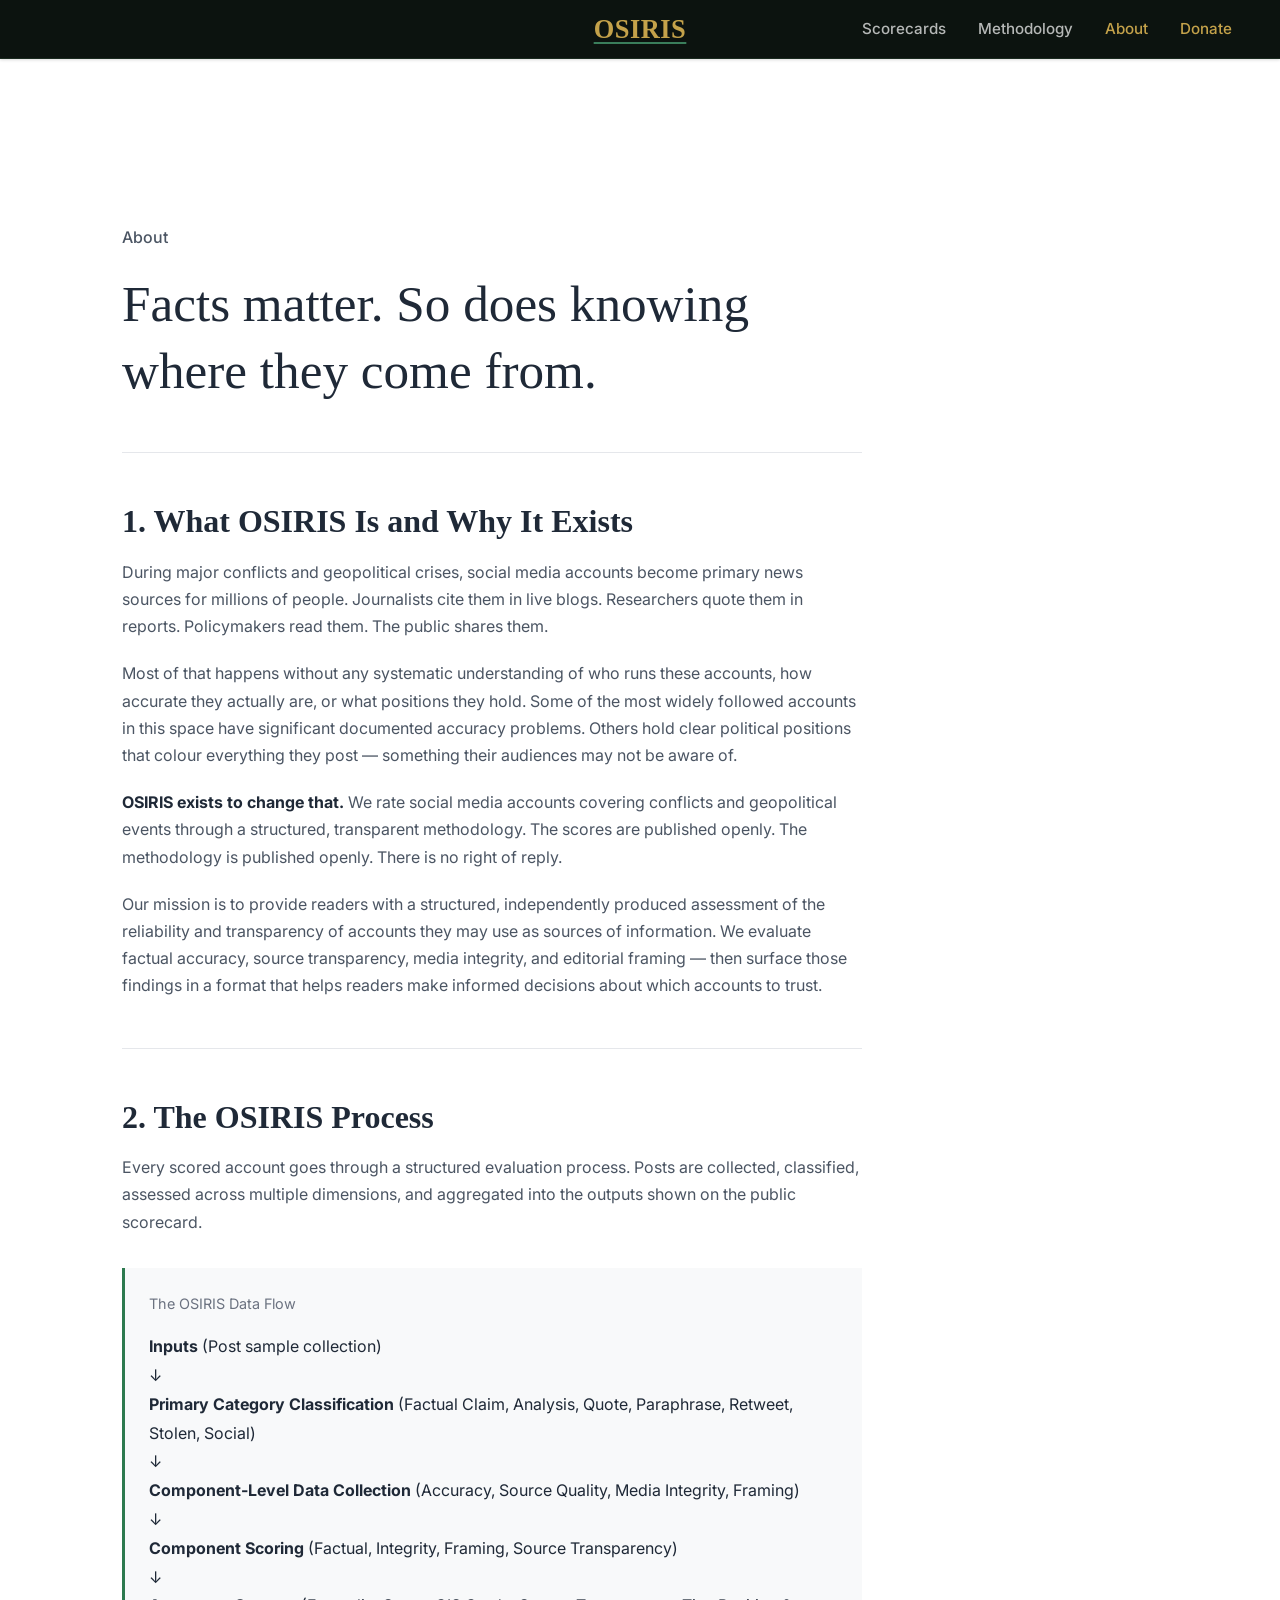
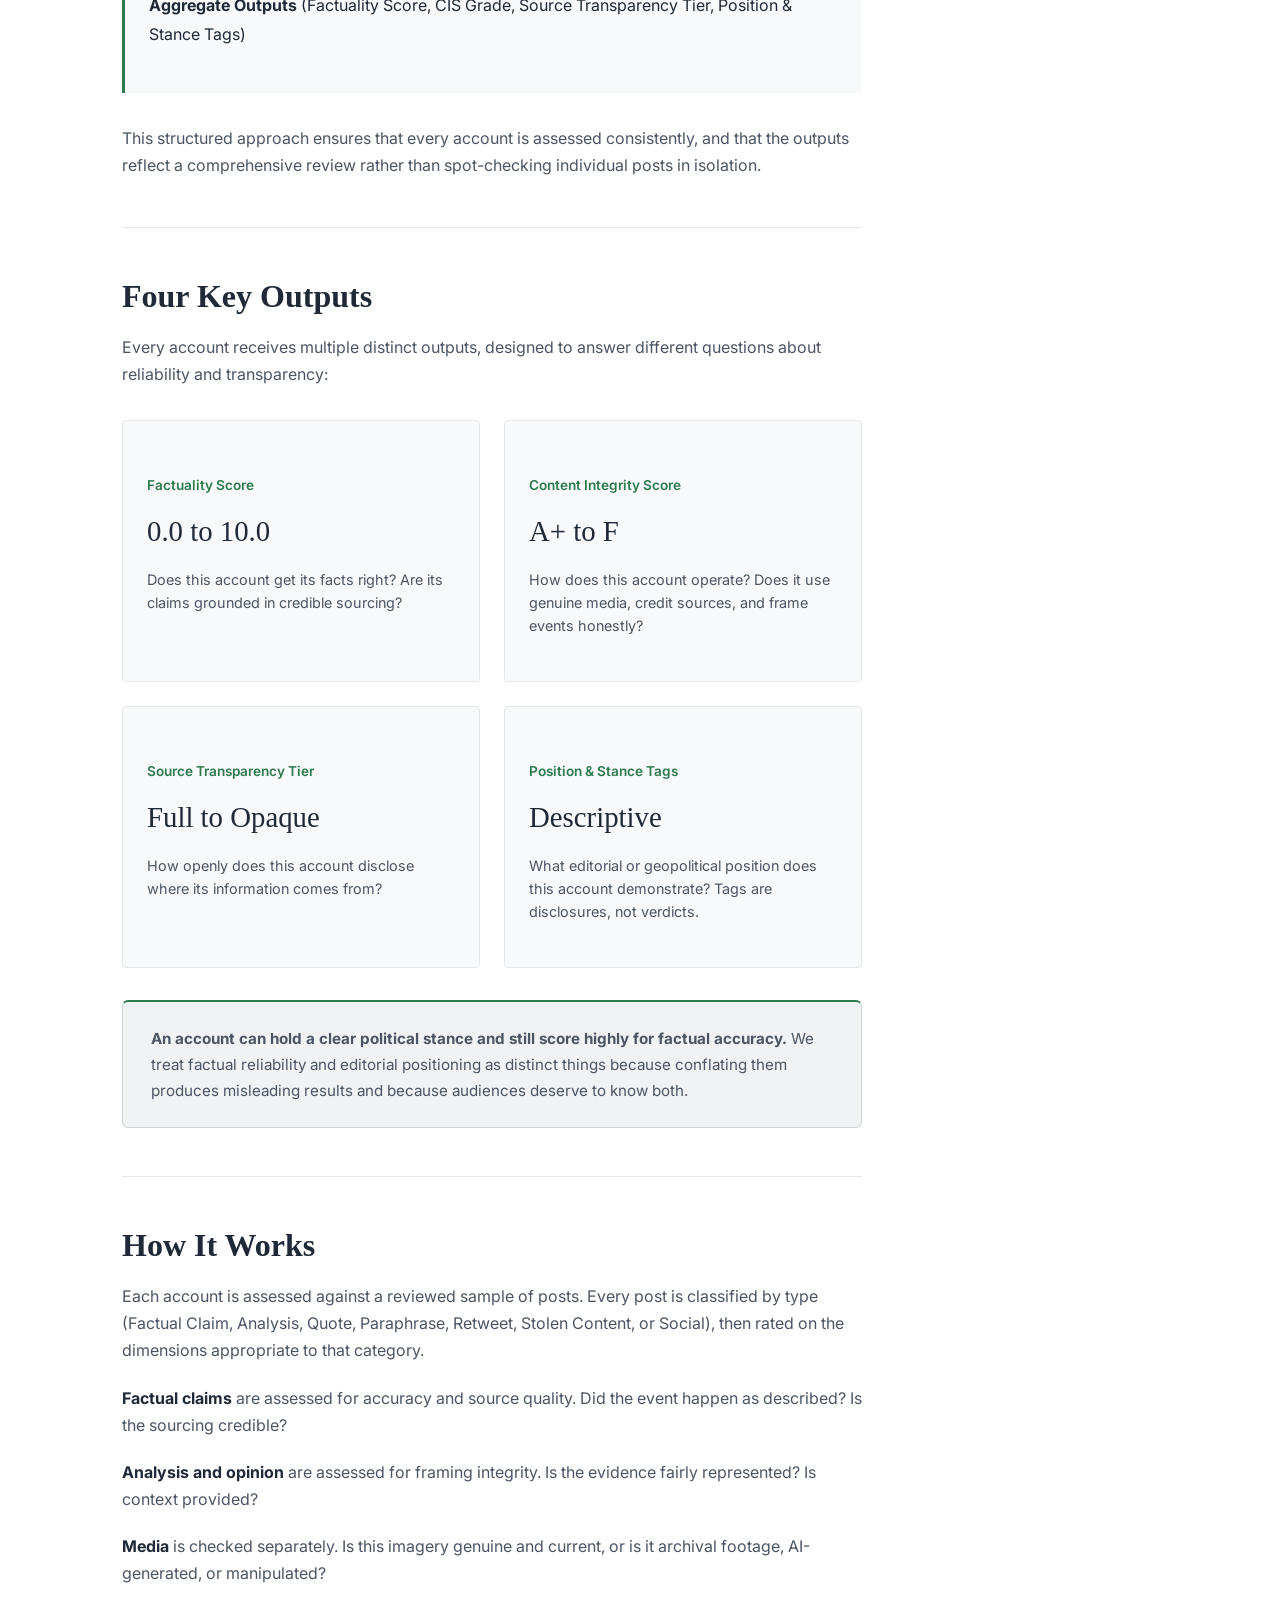
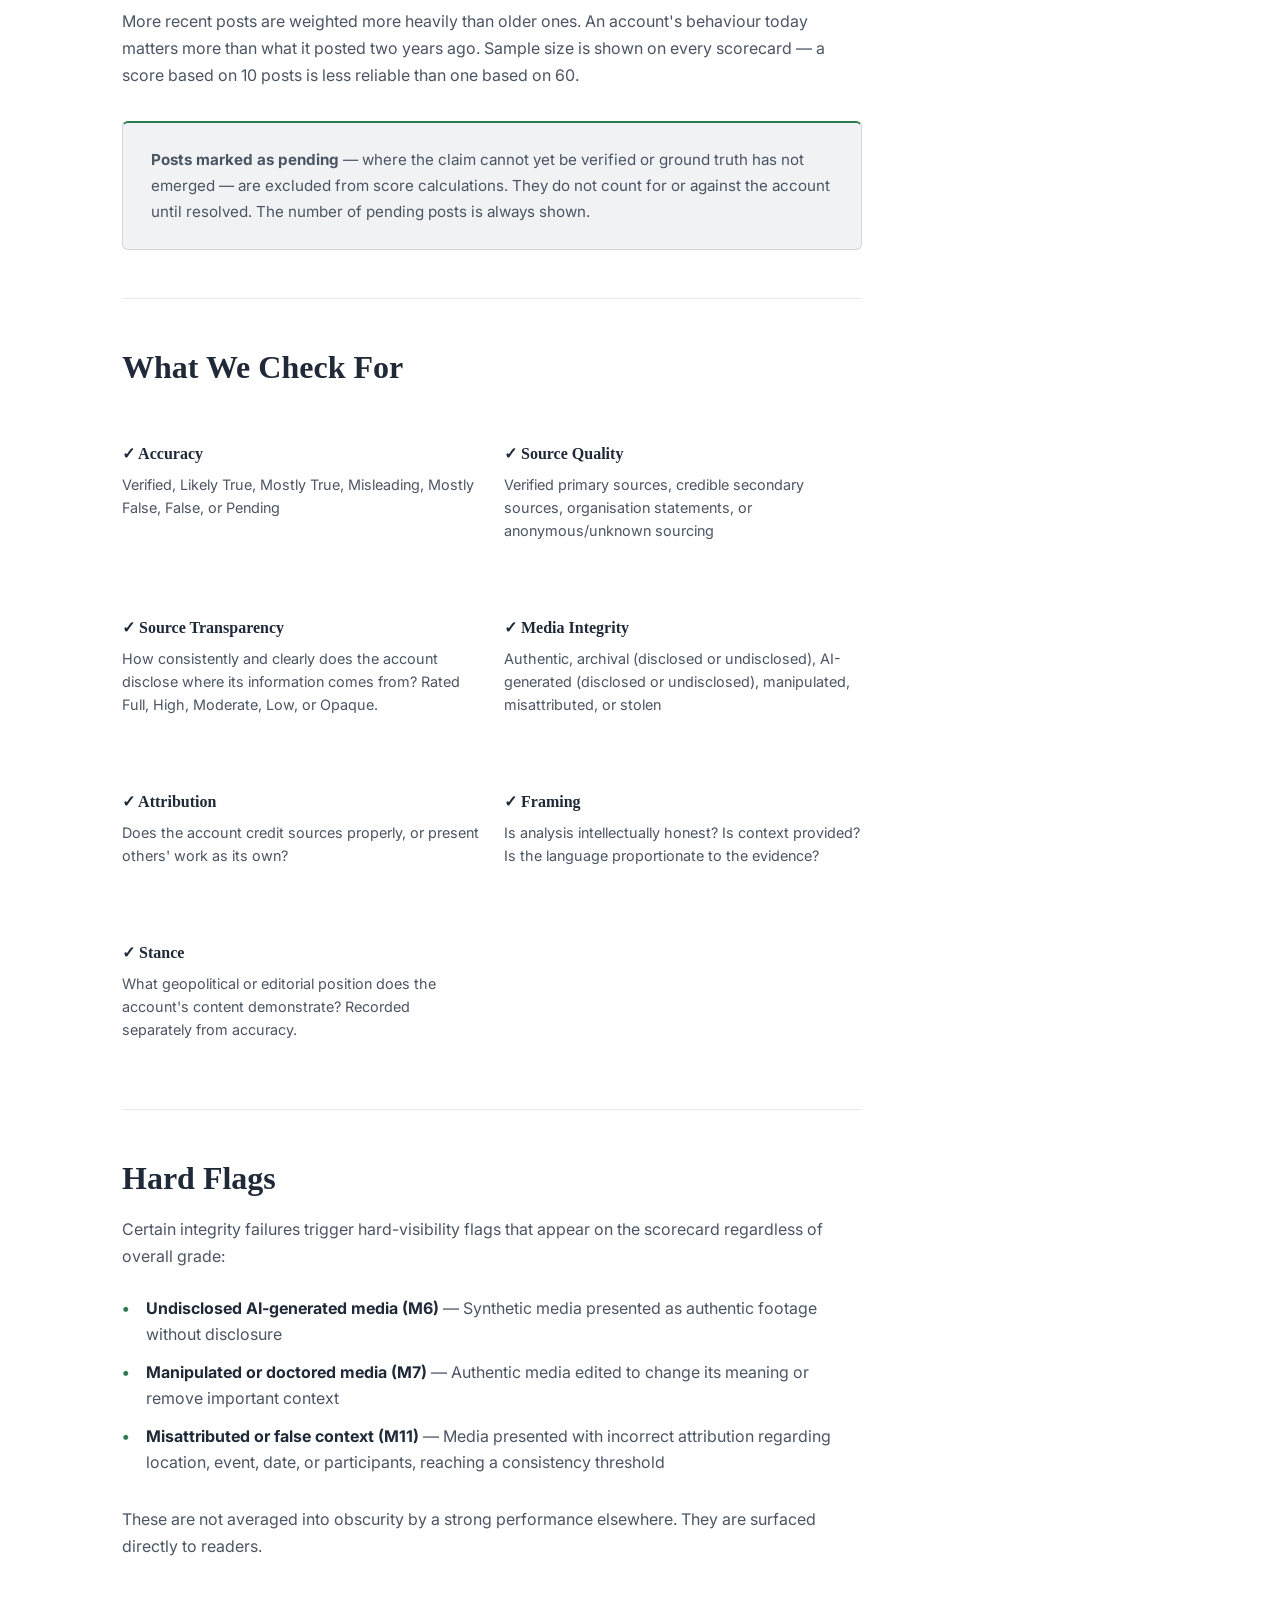
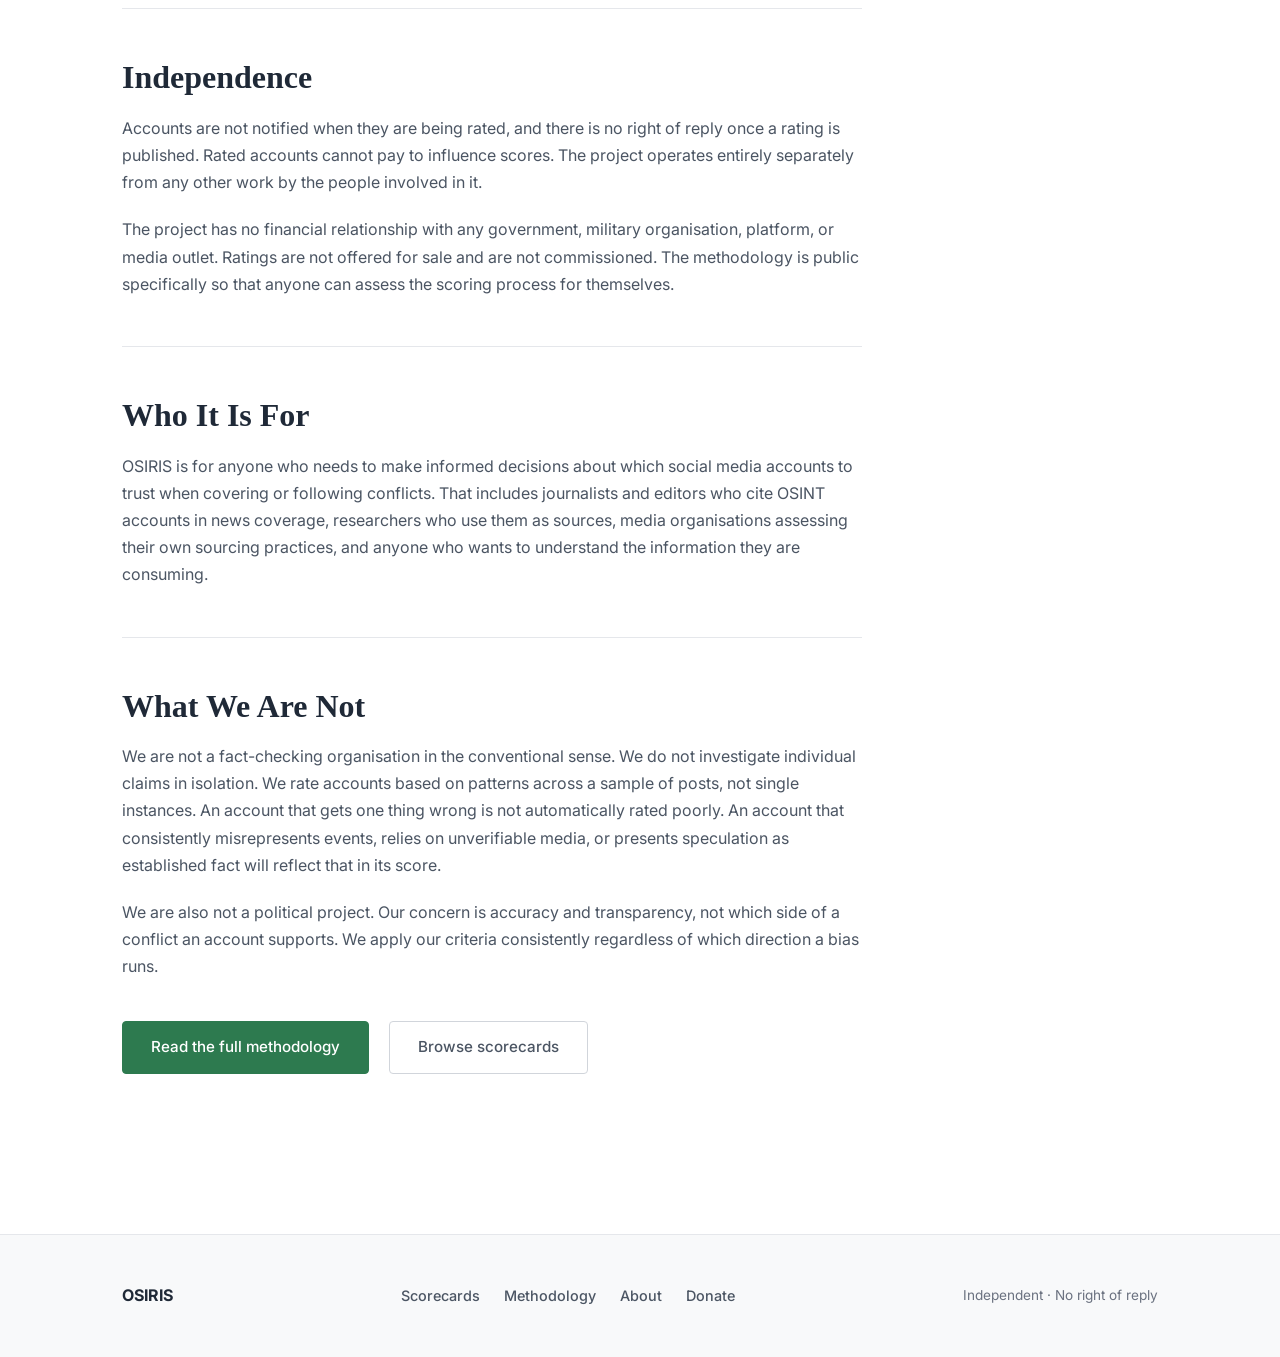
<file: about.html>
<!DOCTYPE html>
<html lang="en">
<head>
  <meta charset="UTF-8">
  <meta name="viewport" content="width=device-width, initial-scale=1.0">
  <title>About — OSIRIS</title>
  <meta name="description" content="What OSIRIS is, why it exists, and how it works.">
  <link rel="icon" type="image/png" href="images/logo.png">
  <link rel="stylesheet" href="css/style.css">
</head>
<body>

<nav class="nav" id="nav">
  <a href="index.html" class="nav-logo">
    <span class="nav-logo-text">OSIRIS</span>
  </a>
  <ul class="nav-links">
    <li><a href="scorecards.html">Scorecards</a></li>
    <li><a href="methodology.html">Methodology</a></li>
    <li><a href="about.html">About</a></li>
    <li><a href="donate.html" class="nav-donate">Donate</a></li>
  </ul>
  <button class="nav-toggle" aria-label="Menu" aria-expanded="false">
    <span></span><span></span><span></span>
  </button>
</nav>

<main class="page-wrap">
  <div class="container">
    <div class="prose-section">

      <p class="section-eyebrow" style="padding-top: 2rem;">About</p>
      <h1 style="font-size: clamp(2.2rem, 4vw, 3.2rem); font-weight: 300; margin-bottom: 1.5rem;">Facts matter. So does knowing where they come from.</h1>

      <div class="divider"></div>

      <h2>1. What OSIRIS Is and Why It Exists</h2>

      <p>During major conflicts and geopolitical crises, social media accounts become primary news sources for millions of people. Journalists cite them in live blogs. Researchers quote them in reports. Policymakers read them. The public shares them.</p>

      <p>Most of that happens without any systematic understanding of who runs these accounts, how accurate they actually are, or what positions they hold. Some of the most widely followed accounts in this space have significant documented accuracy problems. Others hold clear political positions that colour everything they post — something their audiences may not be aware of.</p>

      <p><strong style="color: var(--text-primary);">OSIRIS exists to change that.</strong> We rate social media accounts covering conflicts and geopolitical events through a structured, transparent methodology. The scores are published openly. The methodology is published openly. There is no right of reply.</p>

      <p>Our mission is to provide readers with a structured, independently produced assessment of the reliability and transparency of accounts they may use as sources of information. We evaluate factual accuracy, source transparency, media integrity, and editorial framing — then surface those findings in a format that helps readers make informed decisions about which accounts to trust.</p>

      <div class="divider"></div>

      <h2>2. The OSIRIS Process</h2>

      <p>Every scored account goes through a structured evaluation process. Posts are collected, classified, assessed across multiple dimensions, and aggregated into the outputs shown on the public scorecard.</p>

      <div style="margin: 2rem 0; padding: 1.5rem; background: var(--bg-secondary); border-left: 3px solid var(--primary);">
        <p style="font-family: 'Inter', sans-serif; font-size: 0.9rem; margin-bottom: 1rem; color: var(--text-muted);">The OSIRIS Data Flow</p>
        <p style="font-family: 'Inter', sans-serif; font-size: 1rem; line-height: 1.8; color: var(--text-primary);">
          <strong>Inputs</strong> (Post sample collection)<br>
          ↓<br>
          <strong>Primary Category Classification</strong> (Factual Claim, Analysis, Quote, Paraphrase, Retweet, Stolen, Social)<br>
          ↓<br>
          <strong>Component-Level Data Collection</strong> (Accuracy, Source Quality, Media Integrity, Framing)<br>
          ↓<br>
          <strong>Component Scoring</strong> (Factual, Integrity, Framing, Source Transparency)<br>
          ↓<br>
          <strong>Aggregate Outputs</strong> (Factuality Score, CIS Grade, Source Transparency Tier, Position & Stance Tags)
        </p>
      </div>

      <p>This structured approach ensures that every account is assessed consistently, and that the outputs reflect a comprehensive review rather than spot-checking individual posts in isolation.</p>

      <div class="divider"></div>

      <h2>Four Key Outputs</h2>

      <p>Every account receives multiple distinct outputs, designed to answer different questions about reliability and transparency:</p>

      <div style="display: grid; grid-template-columns: repeat(auto-fit, minmax(260px, 1fr)); gap: 1.5rem; margin-top: 2rem;">
        <div style="padding: 1.5rem; background: var(--bg-secondary); border: 1px solid var(--border-light); border-radius: 4px;">
          <h3 style="font-family: 'Inter', sans-serif; font-size: 0.85rem; font-weight: 600; color: var(--primary); margin-bottom: 0.75rem;">Factuality Score</h3>
          <p style="font-family: Georgia, serif; font-size: 1.8rem; color: var(--text-primary); margin-bottom: 0.75rem;">0.0 to 10.0</p>
          <p style="font-size: 0.9rem; color: var(--text-secondary); line-height: 1.6;">Does this account get its facts right? Are its claims grounded in credible sourcing?</p>
        </div>

        <div style="padding: 1.5rem; background: var(--bg-secondary); border: 1px solid var(--border-light); border-radius: 4px;">
          <h3 style="font-family: 'Inter', sans-serif; font-size: 0.85rem; font-weight: 600; color: var(--primary); margin-bottom: 0.75rem;">Content Integrity Score</h3>
          <p style="font-family: Georgia, serif; font-size: 1.8rem; color: var(--text-primary); margin-bottom: 0.75rem;">A+ to F</p>
          <p style="font-size: 0.9rem; color: var(--text-secondary); line-height: 1.6;">How does this account operate? Does it use genuine media, credit sources, and frame events honestly?</p>
        </div>

        <div style="padding: 1.5rem; background: var(--bg-secondary); border: 1px solid var(--border-light); border-radius: 4px;">
          <h3 style="font-family: 'Inter', sans-serif; font-size: 0.85rem; font-weight: 600; color: var(--primary); margin-bottom: 0.75rem;">Source Transparency Tier</h3>
          <p style="font-family: Georgia, serif; font-size: 1.8rem; color: var(--text-primary); margin-bottom: 0.75rem;">Full to Opaque</p>
          <p style="font-size: 0.9rem; color: var(--text-secondary); line-height: 1.6;">How openly does this account disclose where its information comes from?</p>
        </div>

        <div style="padding: 1.5rem; background: var(--bg-secondary); border: 1px solid var(--border-light); border-radius: 4px;">
          <h3 style="font-family: 'Inter', sans-serif; font-size: 0.85rem; font-weight: 600; color: var(--primary); margin-bottom: 0.75rem;">Position & Stance Tags</h3>
          <p style="font-family: Georgia, serif; font-size: 1.8rem; color: var(--text-primary); margin-bottom: 0.75rem;">Descriptive</p>
          <p style="font-size: 0.9rem; color: var(--text-secondary); line-height: 1.6;">What editorial or geopolitical position does this account demonstrate? Tags are disclosures, not verdicts.</p>
        </div>
      </div>

      <div class="callout" style="margin-top: 2rem;">
        <p><strong>An account can hold a clear political stance and still score highly for factual accuracy.</strong> We treat factual reliability and editorial positioning as distinct things because conflating them produces misleading results and because audiences deserve to know both.</p>
      </div>

      <div class="divider"></div>

      <h2>How It Works</h2>

      <p>Each account is assessed against a reviewed sample of posts. Every post is classified by type (Factual Claim, Analysis, Quote, Paraphrase, Retweet, Stolen Content, or Social), then rated on the dimensions appropriate to that category.</p>

      <p><strong style="color: var(--text-primary);">Factual claims</strong> are assessed for accuracy and source quality. Did the event happen as described? Is the sourcing credible?</p>

      <p><strong style="color: var(--text-primary);">Analysis and opinion</strong> are assessed for framing integrity. Is the evidence fairly represented? Is context provided?</p>

      <p><strong style="color: var(--text-primary);">Media</strong> is checked separately. Is this imagery genuine and current, or is it archival footage, AI-generated, or manipulated?</p>

      <p>More recent posts are weighted more heavily than older ones. An account's behaviour today matters more than what it posted two years ago. Sample size is shown on every scorecard — a score based on 10 posts is less reliable than one based on 60.</p>

      <div class="callout">
        <p><strong>Posts marked as pending</strong> — where the claim cannot yet be verified or ground truth has not emerged — are excluded from score calculations. They do not count for or against the account until resolved. The number of pending posts is always shown.</p>
      </div>

      <div class="divider"></div>

      <h2>What We Check For</h2>

      <div style="display: grid; grid-template-columns: repeat(auto-fit, minmax(240px, 1fr)); gap: 1.5rem; margin-top: 1.5rem;">
        <div>
          <h3 style="font-size: 1rem; color: var(--white); margin-bottom: 0.5rem;">✓ Accuracy</h3>
          <p style="font-size: 0.9rem; line-height: 1.6;">Verified, Likely True, Mostly True, Misleading, Mostly False, False, or Pending</p>
        </div>

        <div>
          <h3 style="font-size: 1rem; color: var(--white); margin-bottom: 0.5rem;">✓ Source Quality</h3>
          <p style="font-size: 0.9rem; line-height: 1.6;">Verified primary sources, credible secondary sources, organisation statements, or anonymous/unknown sourcing</p>
        </div>

        <div>
          <h3 style="font-size: 1rem; color: var(--white); margin-bottom: 0.5rem;">✓ Source Transparency</h3>
          <p style="font-size: 0.9rem; line-height: 1.6;">How consistently and clearly does the account disclose where its information comes from? Rated Full, High, Moderate, Low, or Opaque.</p>
        </div>

        <div>
          <h3 style="font-size: 1rem; color: var(--white); margin-bottom: 0.5rem;">✓ Media Integrity</h3>
          <p style="font-size: 0.9rem; line-height: 1.6;">Authentic, archival (disclosed or undisclosed), AI-generated (disclosed or undisclosed), manipulated, misattributed, or stolen</p>
        </div>

        <div>
          <h3 style="font-size: 1rem; color: var(--white); margin-bottom: 0.5rem;">✓ Attribution</h3>
          <p style="font-size: 0.9rem; line-height: 1.6;">Does the account credit sources properly, or present others' work as its own?</p>
        </div>

        <div>
          <h3 style="font-size: 1rem; color: var(--white); margin-bottom: 0.5rem;">✓ Framing</h3>
          <p style="font-size: 0.9rem; line-height: 1.6;">Is analysis intellectually honest? Is context provided? Is the language proportionate to the evidence?</p>
        </div>

        <div>
          <h3 style="font-size: 1rem; color: var(--white); margin-bottom: 0.5rem;">✓ Stance</h3>
          <p style="font-size: 0.9rem; line-height: 1.6;">What geopolitical or editorial position does the account's content demonstrate? Recorded separately from accuracy.</p>
        </div>
      </div>

      <div class="divider"></div>

      <h2>Hard Flags</h2>

      <p>Certain integrity failures trigger hard-visibility flags that appear on the scorecard regardless of overall grade:</p>

      <ul>
        <li><strong style="color: var(--text-primary);">Undisclosed AI-generated media (M6)</strong> — Synthetic media presented as authentic footage without disclosure</li>
        <li><strong style="color: var(--text-primary);">Manipulated or doctored media (M7)</strong> — Authentic media edited to change its meaning or remove important context</li>
        <li><strong style="color: var(--text-primary);">Misattributed or false context (M11)</strong> — Media presented with incorrect attribution regarding location, event, date, or participants, reaching a consistency threshold</li>
      </ul>

      <p>These are not averaged into obscurity by a strong performance elsewhere. They are surfaced directly to readers.</p>

      <div class="divider"></div>

      <h2>Independence</h2>

      <p>Accounts are not notified when they are being rated, and there is no right of reply once a rating is published. Rated accounts cannot pay to influence scores. The project operates entirely separately from any other work by the people involved in it.</p>

      <p>The project has no financial relationship with any government, military organisation, platform, or media outlet. Ratings are not offered for sale and are not commissioned. The methodology is public specifically so that anyone can assess the scoring process for themselves.</p>

      <div class="divider"></div>

      <h2>Who It Is For</h2>

      <p>OSIRIS is for anyone who needs to make informed decisions about which social media accounts to trust when covering or following conflicts. That includes journalists and editors who cite OSINT accounts in news coverage, researchers who use them as sources, media organisations assessing their own sourcing practices, and anyone who wants to understand the information they are consuming.</p>

      <div class="divider"></div>

      <h2>What We Are Not</h2>

      <p>We are not a fact-checking organisation in the conventional sense. We do not investigate individual claims in isolation. We rate accounts based on patterns across a sample of posts, not single instances. An account that gets one thing wrong is not automatically rated poorly. An account that consistently misrepresents events, relies on unverifiable media, or presents speculation as established fact will reflect that in its score.</p>

      <p>We are also not a political project. Our concern is accuracy and transparency, not which side of a conflict an account supports. We apply our criteria consistently regardless of which direction a bias runs.</p>

      <div style="margin-top: 2.5rem;">
        <a href="methodology.html" class="btn btn-primary">Read the full methodology</a>
        <a href="scorecards.html" class="btn btn-ghost" style="margin-left: 1rem;">Browse scorecards</a>
      </div>

    </div>
  </div>
</main>

<footer class="footer">
  <div class="container">
    <div class="footer-inner">
      <div class="footer-logo">OSIRIS</div>
      <ul class="footer-links">
        <li><a href="scorecards.html">Scorecards</a></li>
        <li><a href="methodology.html">Methodology</a></li>
        <li><a href="about.html">About</a></li>
        <li><a href="donate.html">Donate</a></li>
      </ul>
      <div class="footer-note">Independent · No right of reply</div>
    </div>
  </div>
</footer>

<script src="js/main.js"></script>
</body>
</html>
</file>
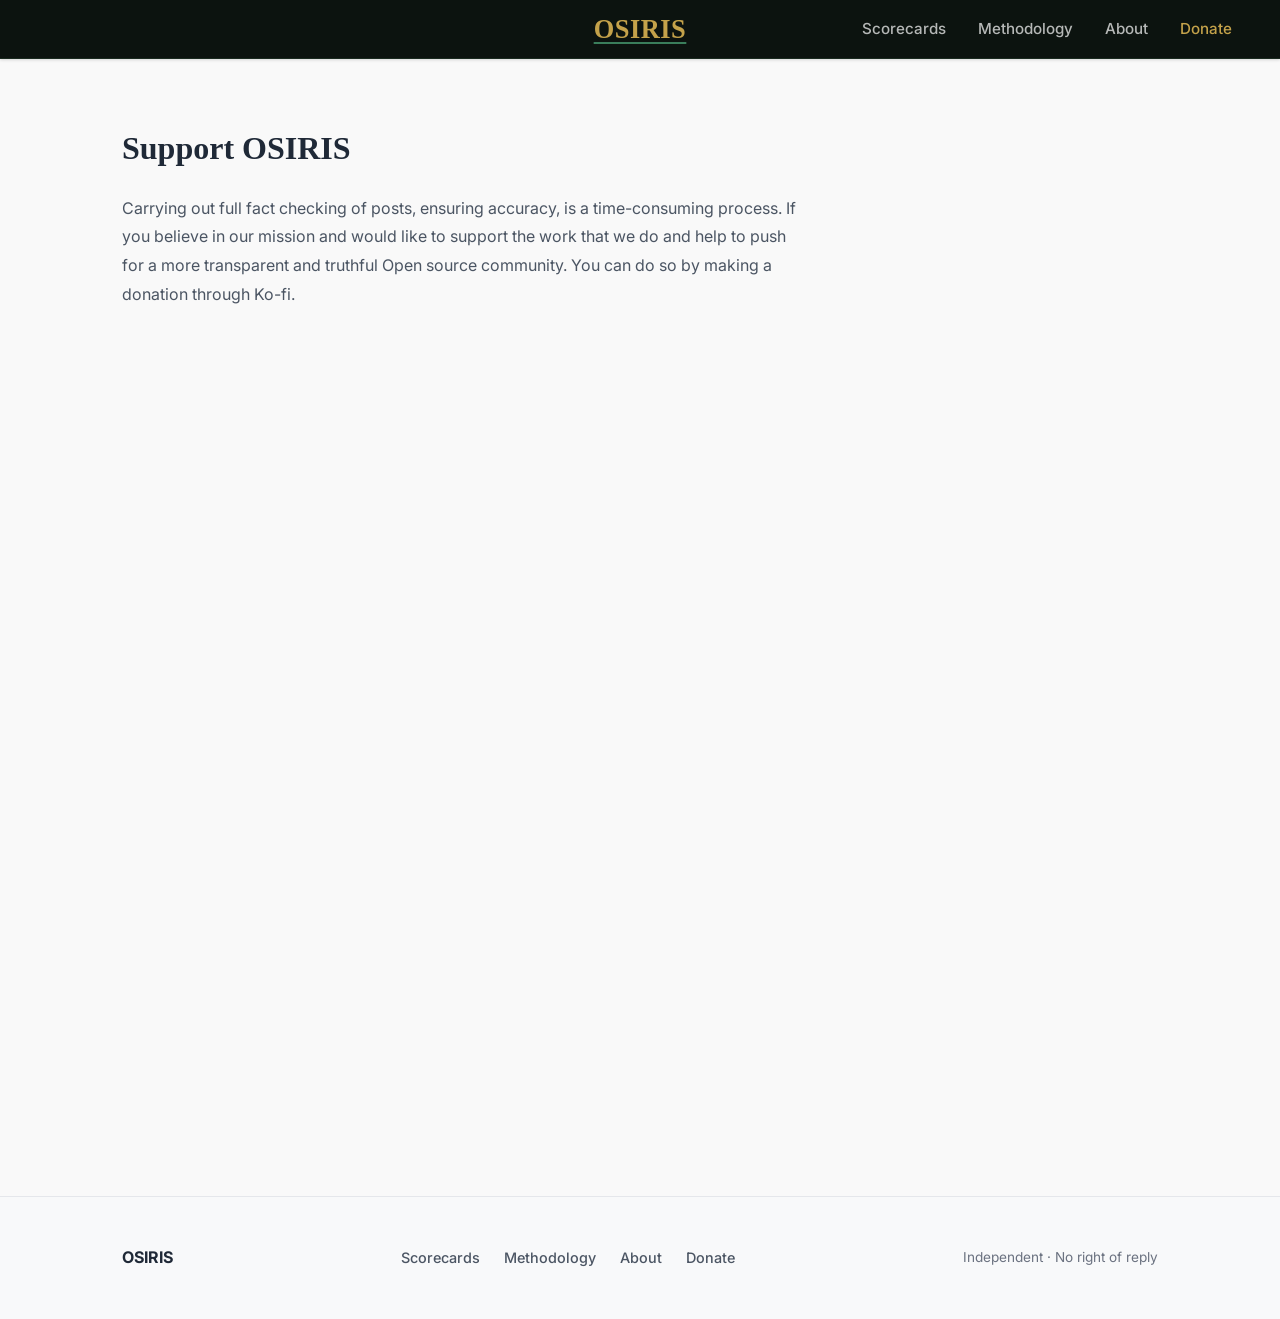
<file: donate.html>
<!DOCTYPE html>
<html lang="en">
<head>
  <meta charset="UTF-8">
  <meta name="viewport" content="width=device-width, initial-scale=1.0">
  <title>Donate — OSIRIS</title>
  <link rel="icon" type="image/png" href="images/logo.png">
  <link rel="stylesheet" href="css/style.css">
</head>
<body style="background: #f9f9f9;">

<nav class="nav" id="nav">
  <a href="index.html" class="nav-logo">
    <span class="nav-logo-text">OSIRIS</span>
  </a>
  <ul class="nav-links">
    <li><a href="scorecards.html">Scorecards</a></li>
    <li><a href="methodology.html">Methodology</a></li>
    <li><a href="about.html">About</a></li>
    <li><a href="donate.html" class="nav-donate">Donate</a></li>
  </ul>
  <button class="nav-toggle" aria-label="Menu" aria-expanded="false">
    <span></span><span></span><span></span>
  </button>
</nav>

<main class="page-wrap">
  <div class="container">
    <div style="max-width: 680px; padding: 3rem 0;">
      <h1>Support OSIRIS</h1>
      <p style="margin-top: 1.5rem; color: var(--text-secondary); line-height: 1.8;">
        Carrying out full fact checking of posts, ensuring accuracy, is a time-consuming process. If you believe in our mission and would like to support the work that we do and help to push for a more transparent and truthful Open source community. You can do so by making a donation through Ko-fi.
      </p>
      <div style="margin-top: 2.5rem;">
        <iframe id='kofiframe' src='https://ko-fi.com/osirisscorecard/?hidefeed=true&widget=true&embed=true&preview=true' style='border:none;width:100%;padding:4px;background:#f9f9f9;' height='712' title='osirisscorecard'></iframe>
      </div>
    </div>
  </div>
</main>

<footer class="footer">
  <div class="container">
    <div class="footer-inner">
      <div class="footer-logo">OSIRIS</div>
      <ul class="footer-links">
        <li><a href="scorecards.html">Scorecards</a></li>
        <li><a href="methodology.html">Methodology</a></li>
        <li><a href="about.html">About</a></li>
        <li><a href="donate.html">Donate</a></li>
      </ul>
      <div class="footer-note">Independent · No right of reply</div>
    </div>
  </div>
</footer>

<script src="js/main.js"></script>
</body>
</html>
</file>
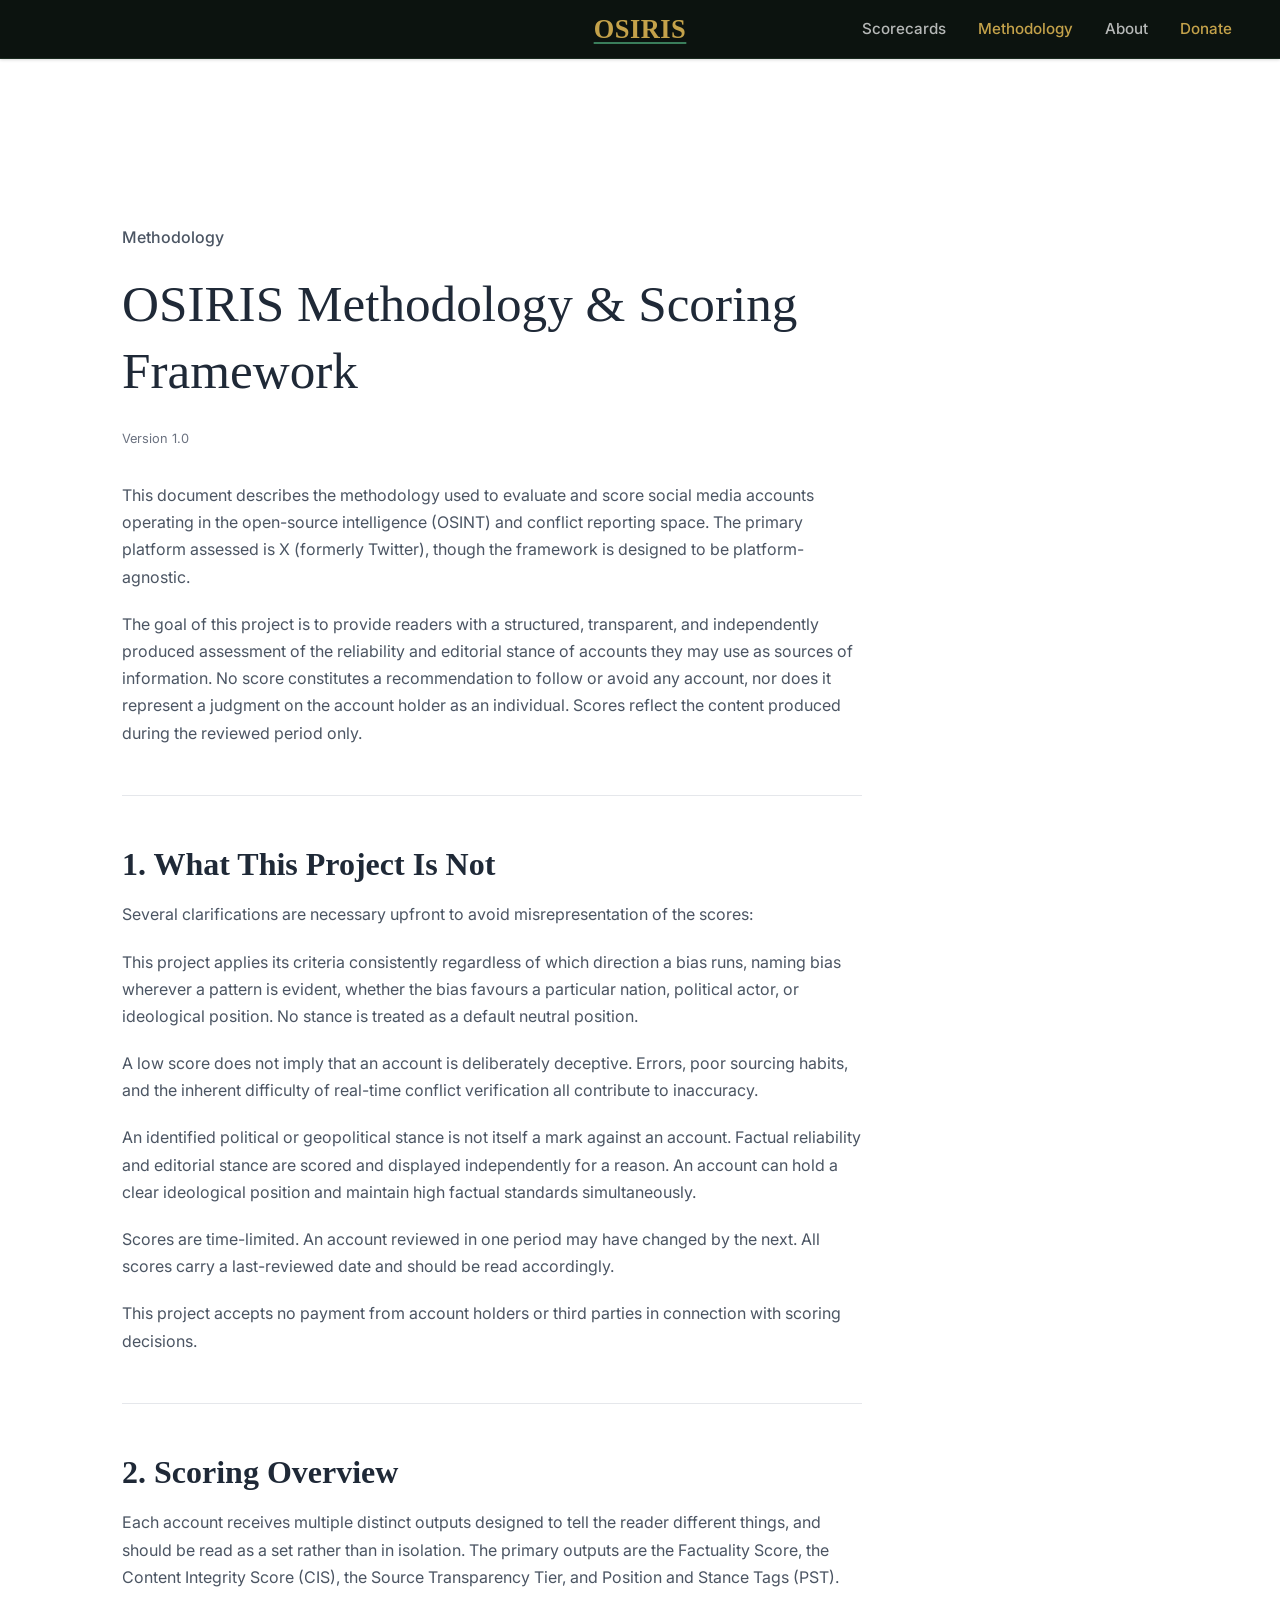
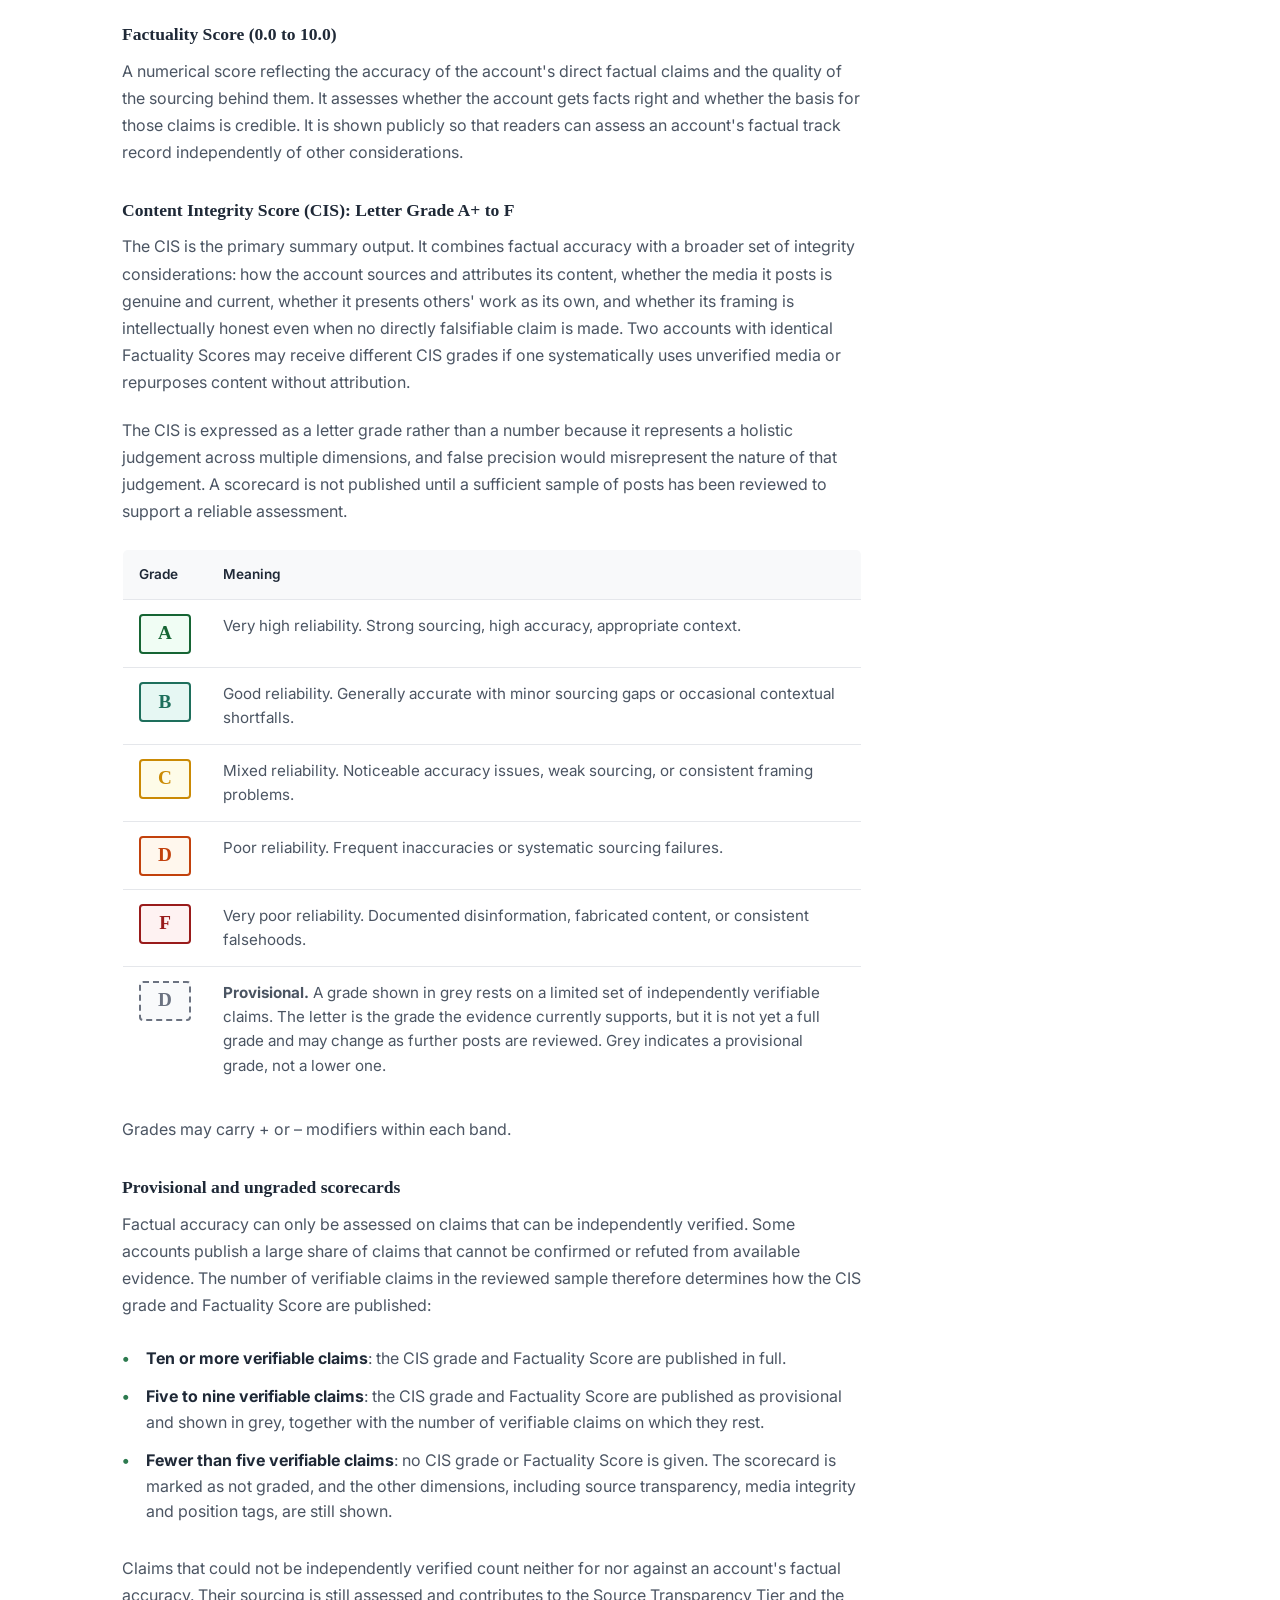
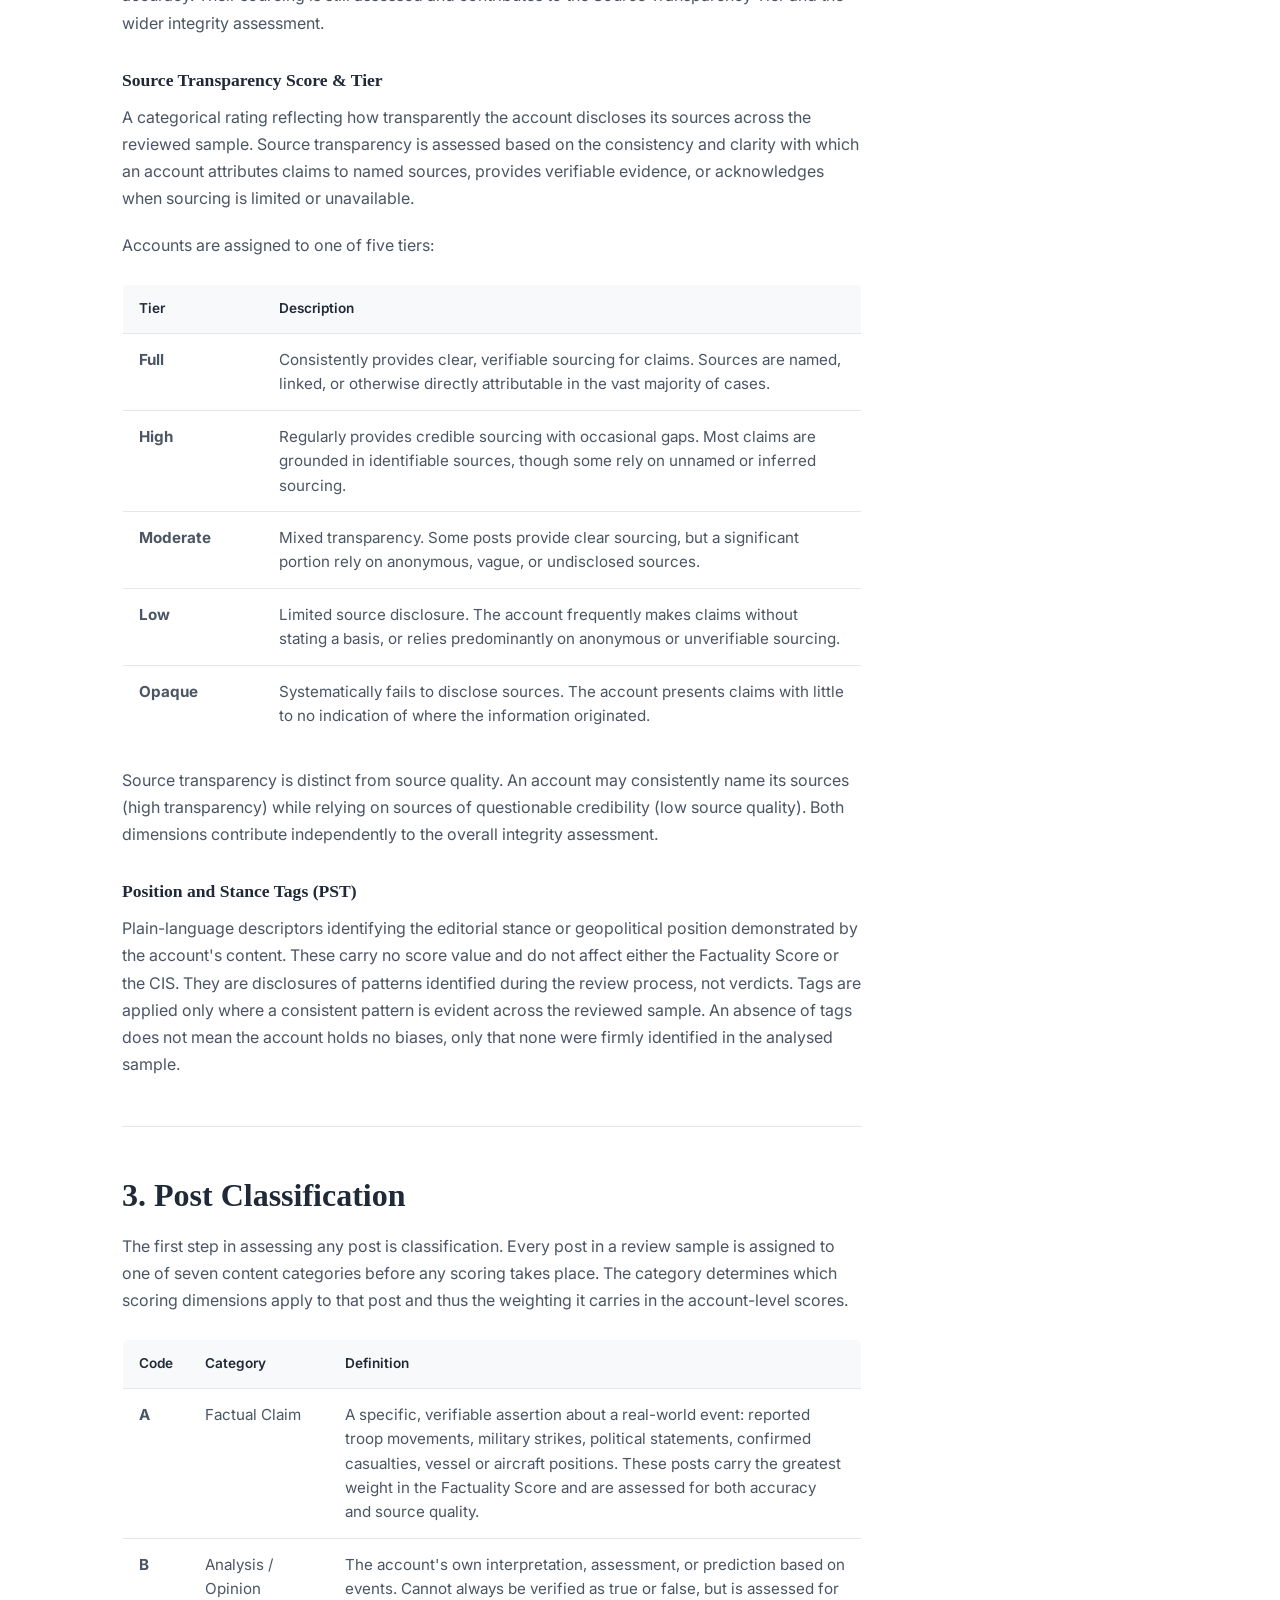
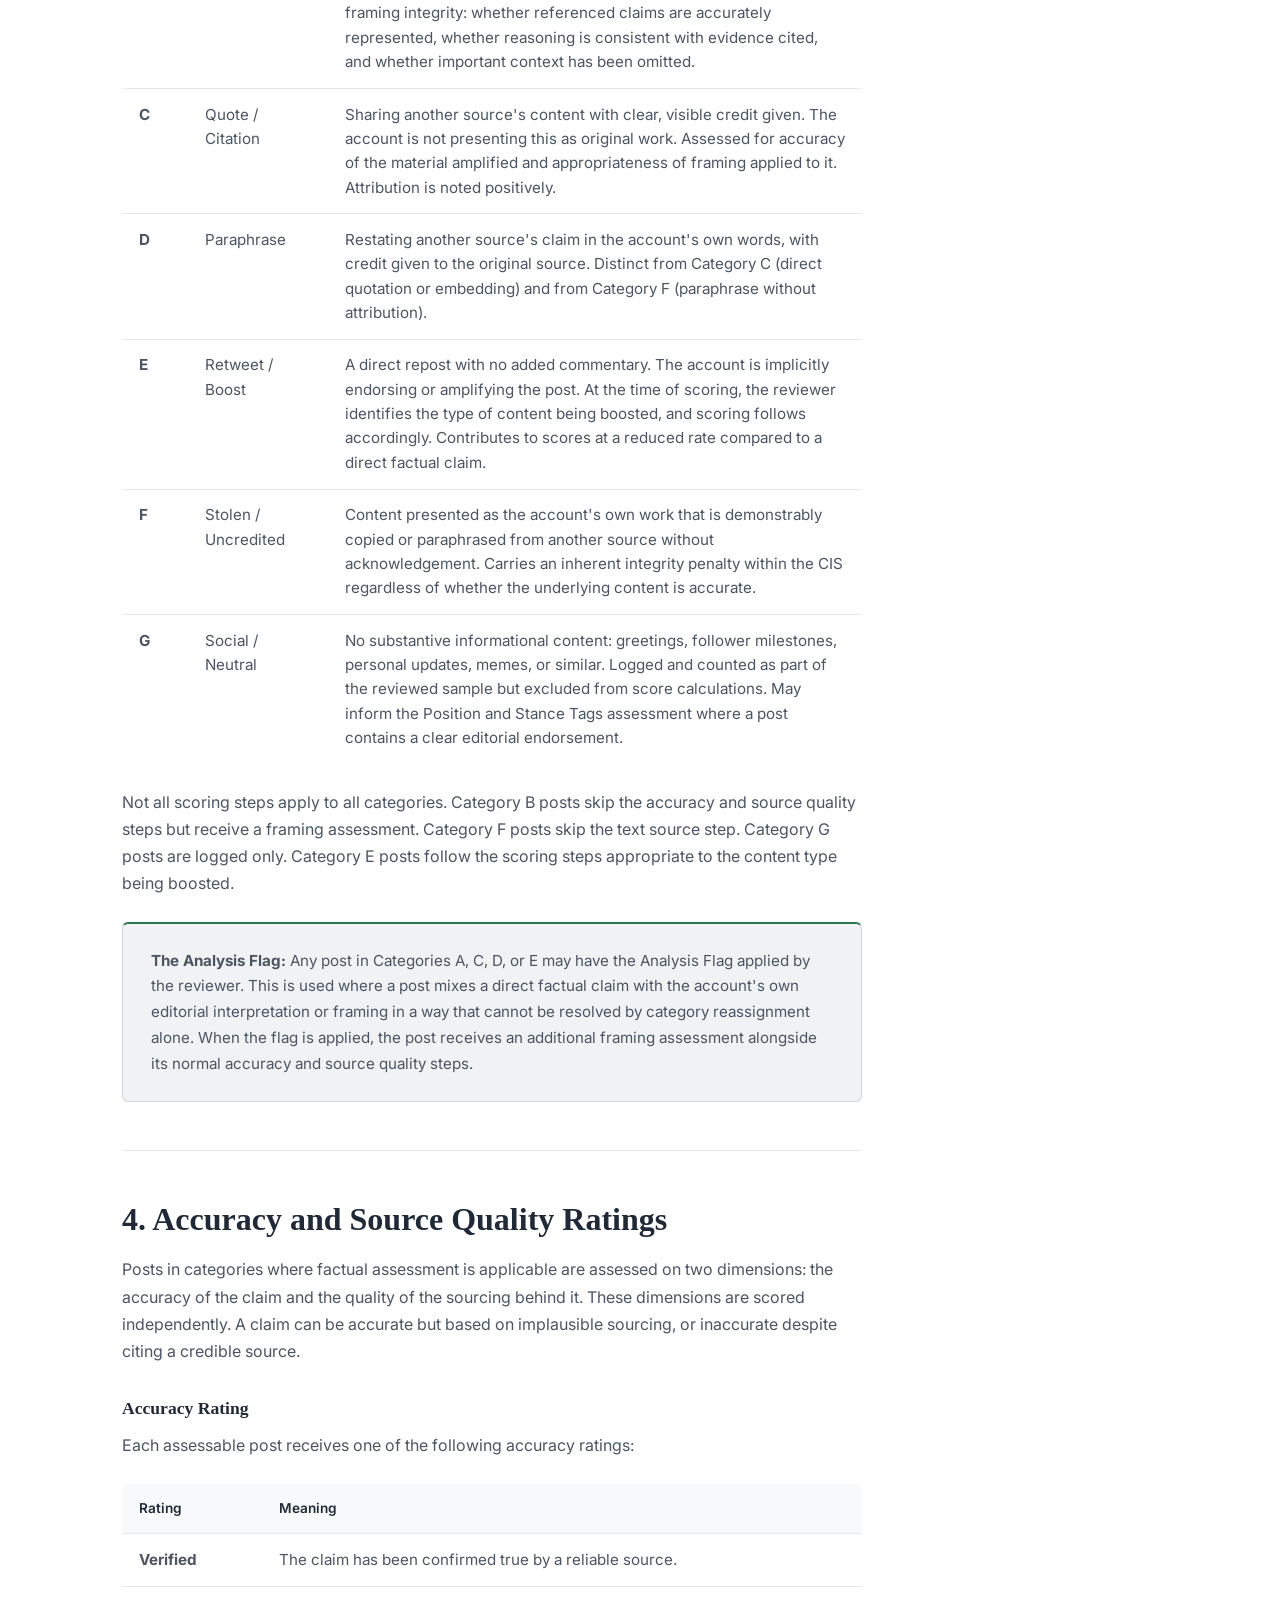
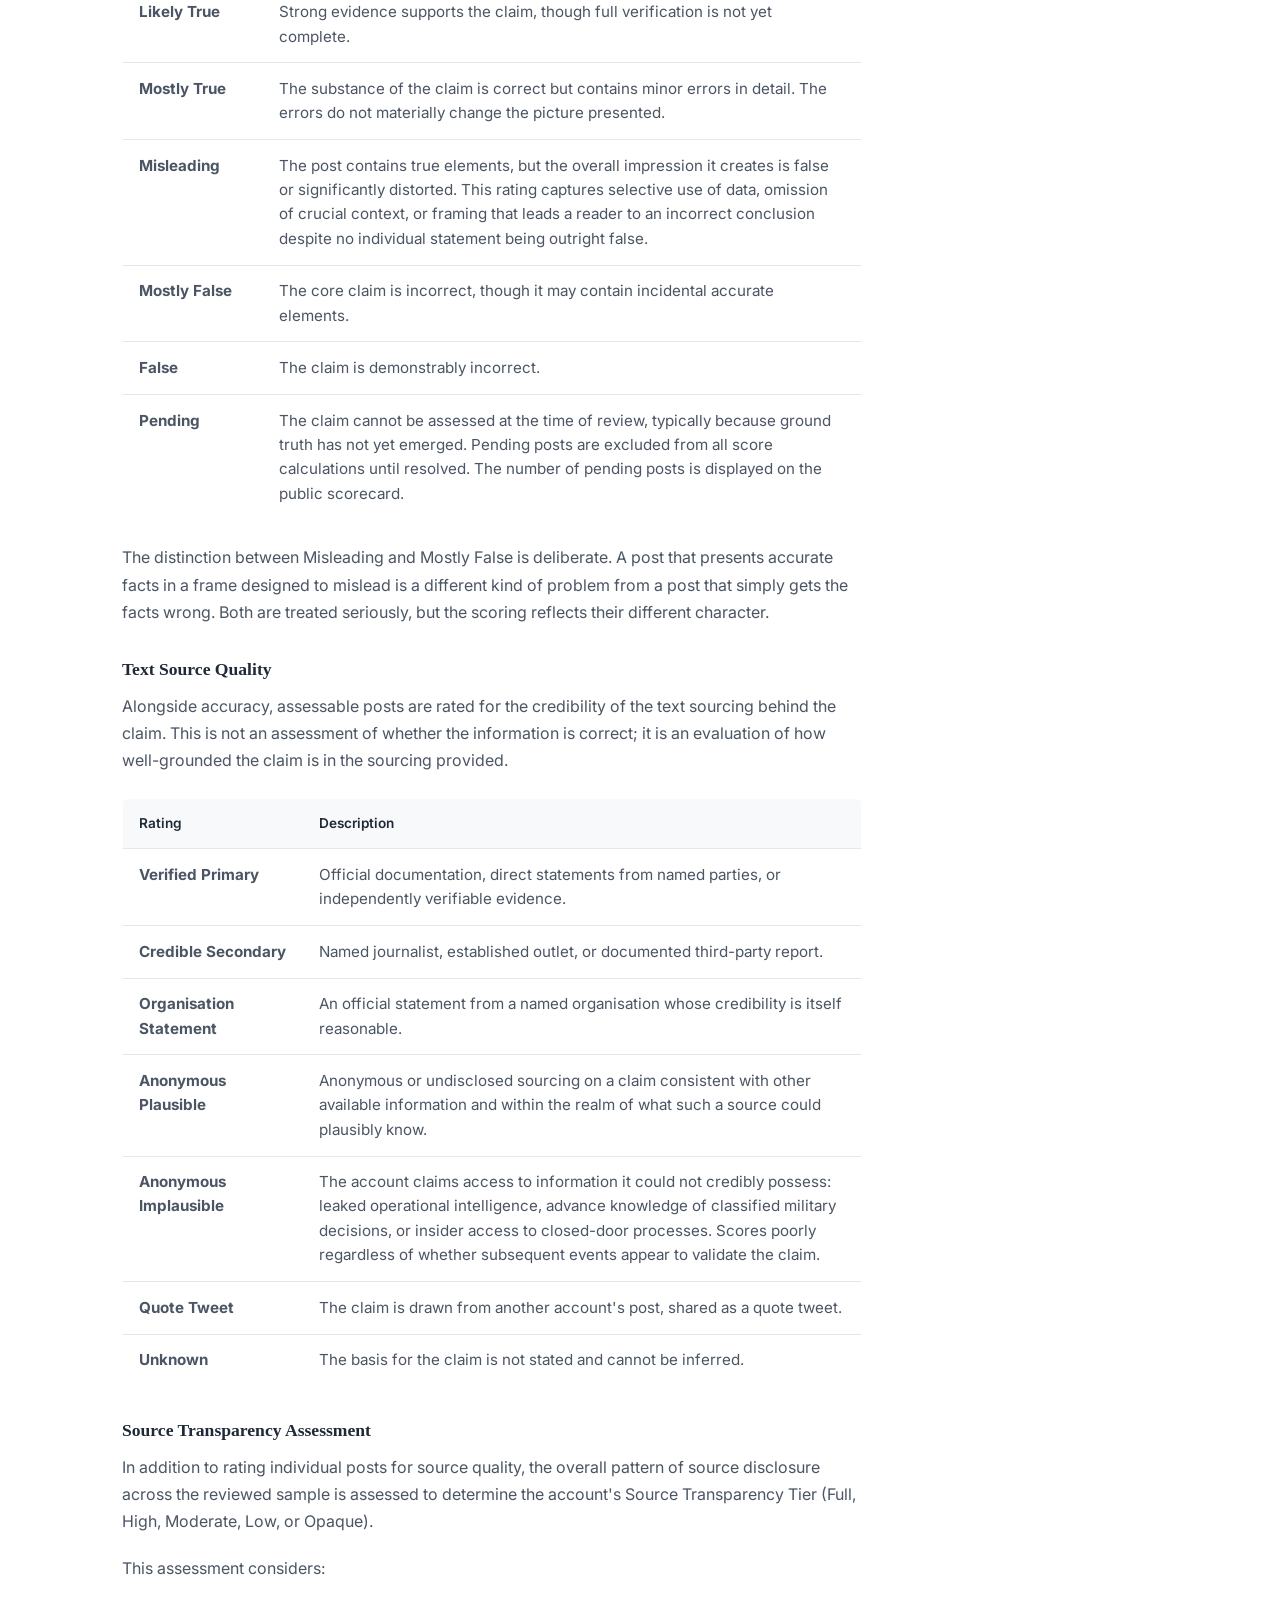
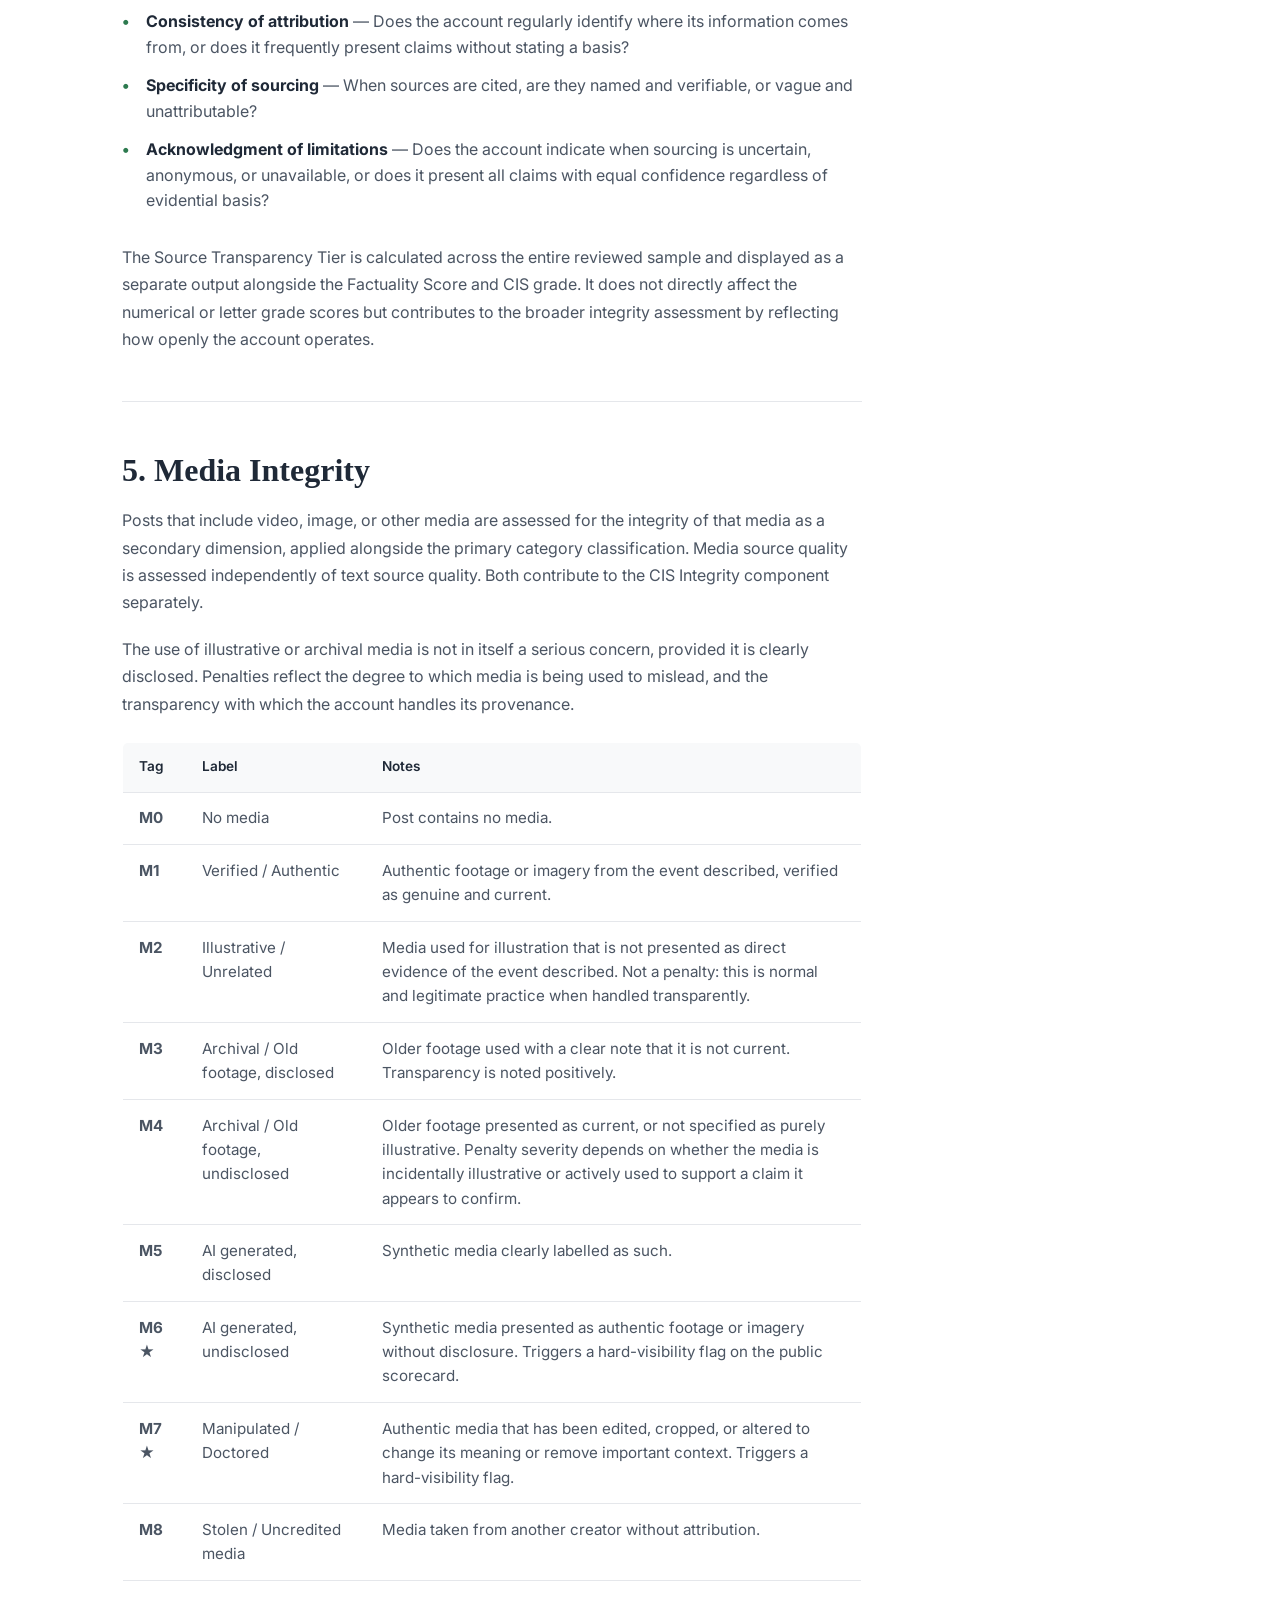
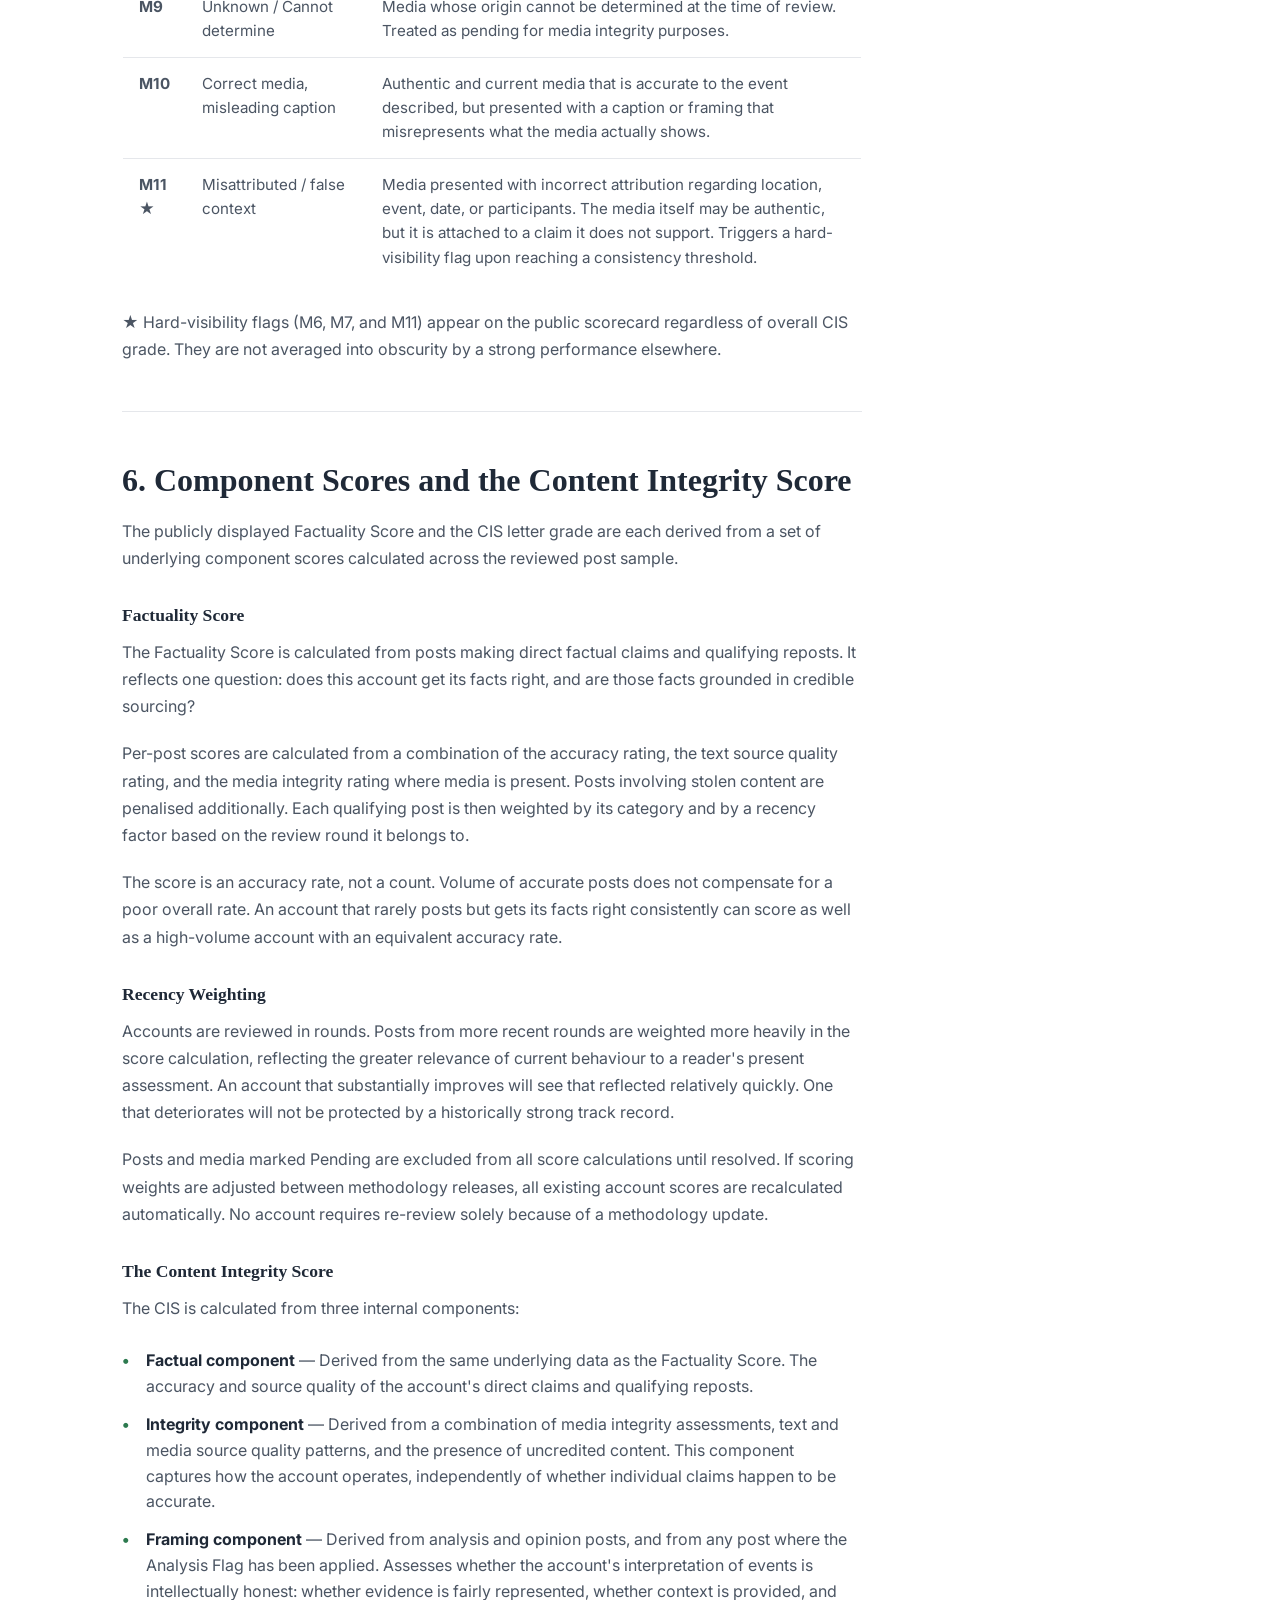
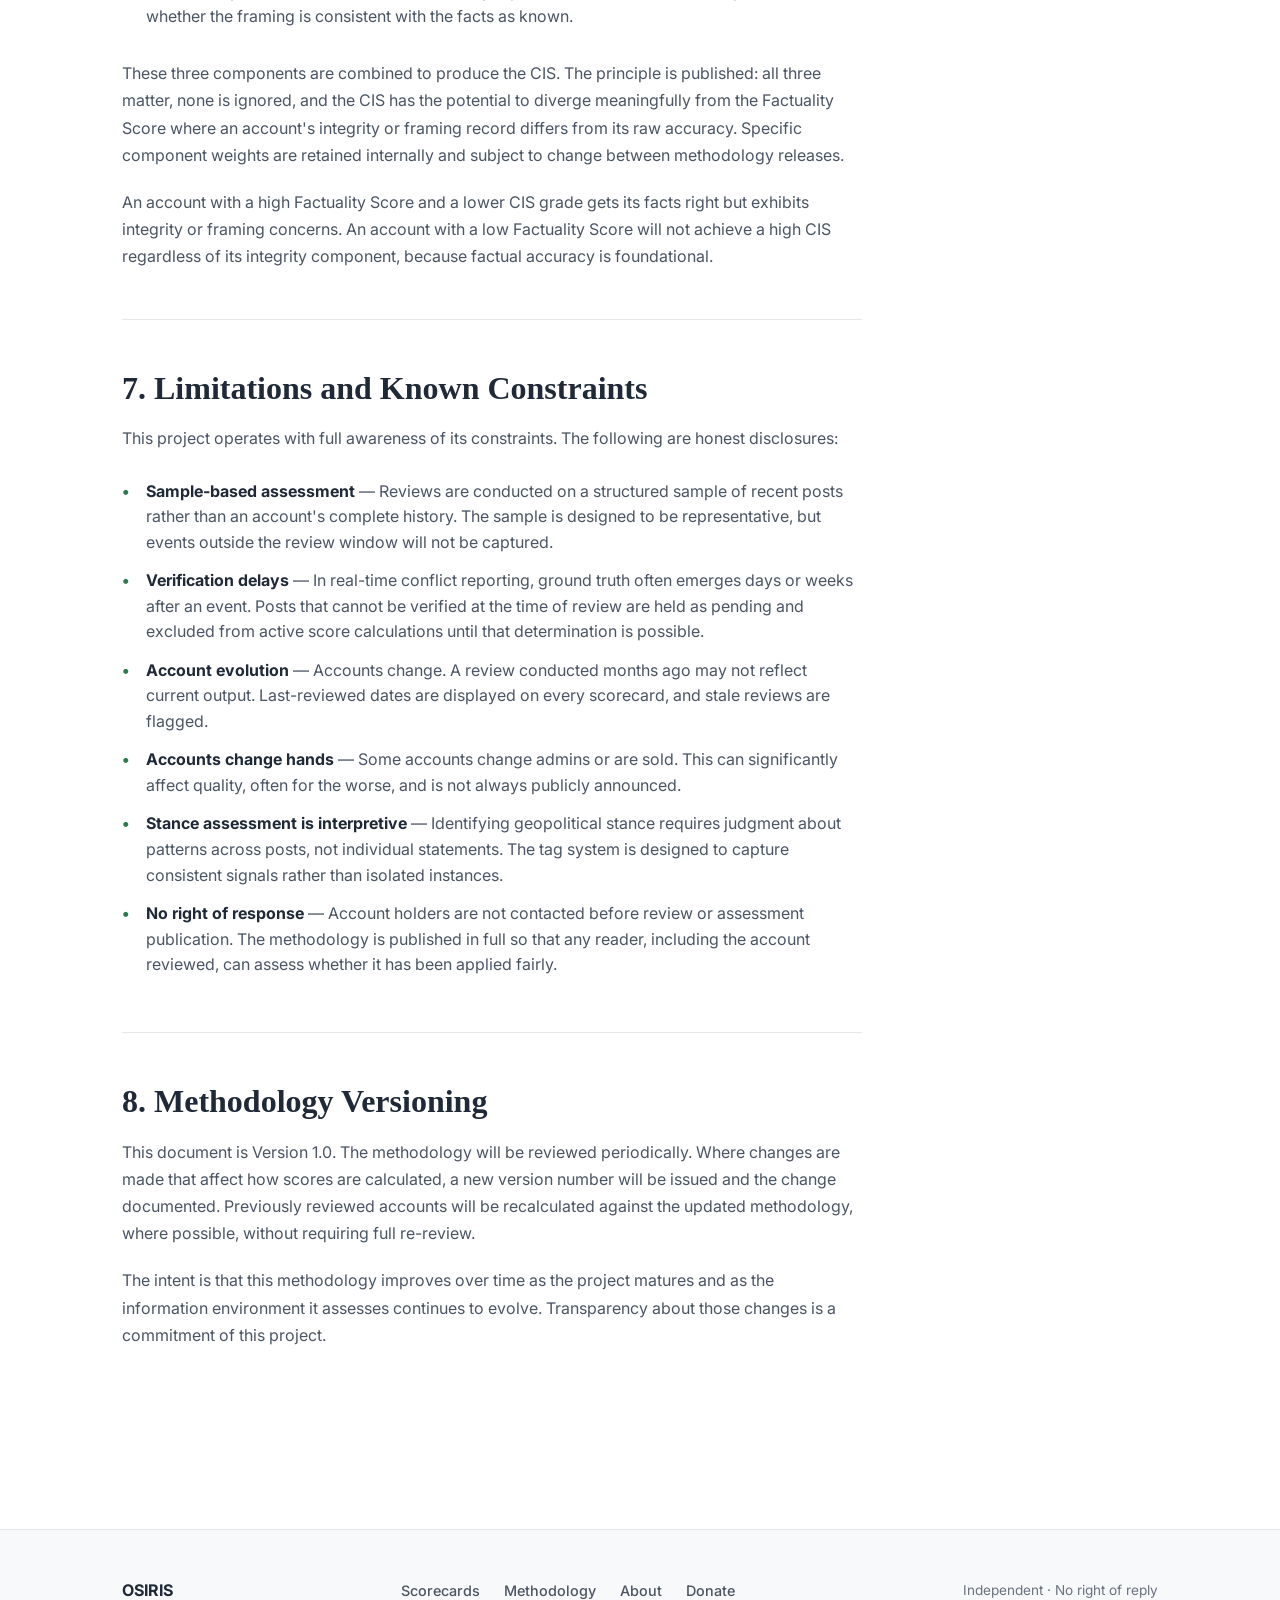
<file: methodology.html>
<!DOCTYPE html>
<html lang="en">
<head>
  <meta charset="UTF-8">
  <meta name="viewport" content="width=device-width, initial-scale=1.0">
  <title>Methodology — OSIRIS</title>
  <meta name="description" content="How OSIRIS scores accounts — full methodology, weighting, post categories, and grade definitions.">
  <link rel="icon" type="image/png" href="images/logo.png">
  <link rel="stylesheet" href="css/style.css">
</head>
<body>

<nav class="nav" id="nav">
  <a href="index.html" class="nav-logo">
    <span class="nav-logo-text">OSIRIS</span>
  </a>
  <ul class="nav-links">
    <li><a href="scorecards.html">Scorecards</a></li>
    <li><a href="methodology.html">Methodology</a></li>
    <li><a href="about.html">About</a></li>
    <li><a href="donate.html" class="nav-donate">Donate</a></li>
  </ul>
  <button class="nav-toggle" aria-label="Menu" aria-expanded="false">
    <span></span><span></span><span></span>
  </button>
</nav>

<main class="page-wrap">
  <div class="container">
    <div class="prose-section">

      <p class="section-eyebrow" style="padding-top: 2rem;">Methodology</p>
      <h1 style="font-size: clamp(2.2rem, 4vw, 3.2rem); font-weight: 300; margin-bottom: 1.5rem;">OSIRIS Methodology & Scoring Framework</h1>

      <p style="font-family: 'Inter', sans-serif; font-size: 0.8rem; color: var(--text-muted); margin-bottom: 2rem;">Version 1.0</p>

      <p>This document describes the methodology used to evaluate and score social media accounts operating in the open-source intelligence (OSINT) and conflict reporting space. The primary platform assessed is X (formerly Twitter), though the framework is designed to be platform-agnostic.</p>

      <p>The goal of this project is to provide readers with a structured, transparent, and independently produced assessment of the reliability and editorial stance of accounts they may use as sources of information. No score constitutes a recommendation to follow or avoid any account, nor does it represent a judgment on the account holder as an individual. Scores reflect the content produced during the reviewed period only.</p>

      <div class="divider"></div>

      <h2>1. What This Project Is Not</h2>

      <p>Several clarifications are necessary upfront to avoid misrepresentation of the scores:</p>

      <p>This project applies its criteria consistently regardless of which direction a bias runs, naming bias wherever a pattern is evident, whether the bias favours a particular nation, political actor, or ideological position. No stance is treated as a default neutral position.</p>

      <p>A low score does not imply that an account is deliberately deceptive. Errors, poor sourcing habits, and the inherent difficulty of real-time conflict verification all contribute to inaccuracy.</p>

      <p>An identified political or geopolitical stance is not itself a mark against an account. Factual reliability and editorial stance are scored and displayed independently for a reason. An account can hold a clear ideological position and maintain high factual standards simultaneously.</p>

      <p>Scores are time-limited. An account reviewed in one period may have changed by the next. All scores carry a last-reviewed date and should be read accordingly.</p>

      <p>This project accepts no payment from account holders or third parties in connection with scoring decisions.</p>

      <div class="divider"></div>

      <h2>2. Scoring Overview</h2>

      <p>Each account receives multiple distinct outputs designed to tell the reader different things, and should be read as a set rather than in isolation. The primary outputs are the Factuality Score, the Content Integrity Score (CIS), the Source Transparency Tier, and Position and Stance Tags (PST).</p>

      <h3 style="font-size: 1.1rem; margin-top: 2rem; margin-bottom: 0.75rem; color: var(--text-primary);">Factuality Score (0.0 to 10.0)</h3>

      <p>A numerical score reflecting the accuracy of the account's direct factual claims and the quality of the sourcing behind them. It assesses whether the account gets facts right and whether the basis for those claims is credible. It is shown publicly so that readers can assess an account's factual track record independently of other considerations.</p>

      <h3 style="font-size: 1.1rem; margin-top: 2rem; margin-bottom: 0.75rem; color: var(--text-primary);">Content Integrity Score (CIS): Letter Grade A+ to F</h3>

      <p>The CIS is the primary summary output. It combines factual accuracy with a broader set of integrity considerations: how the account sources and attributes its content, whether the media it posts is genuine and current, whether it presents others' work as its own, and whether its framing is intellectually honest even when no directly falsifiable claim is made. Two accounts with identical Factuality Scores may receive different CIS grades if one systematically uses unverified media or repurposes content without attribution.</p>

      <p>The CIS is expressed as a letter grade rather than a number because it represents a holistic judgement across multiple dimensions, and false precision would misrepresent the nature of that judgement. A scorecard is not published until a sufficient sample of posts has been reviewed to support a reliable assessment.</p>

      <table class="grade-table">
        <thead>
          <tr>
            <th>Grade</th>
            <th>Meaning</th>
          </tr>
        </thead>
        <tbody>
          <tr>
            <td><span class="grade-badge grade-a" style="width:40px; height:40px; font-size:1.2rem;">A</span></td>
            <td>Very high reliability. Strong sourcing, high accuracy, appropriate context.</td>
          </tr>
          <tr>
            <td><span class="grade-badge grade-b" style="width:40px; height:40px; font-size:1.2rem;">B</span></td>
            <td>Good reliability. Generally accurate with minor sourcing gaps or occasional contextual shortfalls.</td>
          </tr>
          <tr>
            <td><span class="grade-badge grade-c" style="width:40px; height:40px; font-size:1.2rem;">C</span></td>
            <td>Mixed reliability. Noticeable accuracy issues, weak sourcing, or consistent framing problems.</td>
          </tr>
          <tr>
            <td><span class="grade-badge grade-d" style="width:40px; height:40px; font-size:1.2rem;">D</span></td>
            <td>Poor reliability. Frequent inaccuracies or systematic sourcing failures.</td>
          </tr>
          <tr>
            <td><span class="grade-badge grade-f" style="width:40px; height:40px; font-size:1.2rem;">F</span></td>
            <td>Very poor reliability. Documented disinformation, fabricated content, or consistent falsehoods.</td>
          </tr>
          <tr>
            <td><span class="grade-badge grade-provisional" style="width:40px; height:40px; font-size:1.2rem;">D</span></td>
            <td><strong>Provisional.</strong> A grade shown in grey rests on a limited set of independently verifiable claims. The letter is the grade the evidence currently supports, but it is not yet a full grade and may change as further posts are reviewed. Grey indicates a provisional grade, not a lower one.</td>
          </tr>
        </tbody>
      </table>

      <p>Grades may carry + or – modifiers within each band.</p>

      <h3 style="font-size: 1.1rem; margin-top: 2rem; margin-bottom: 0.75rem; color: var(--text-primary);">Provisional and ungraded scorecards</h3>

      <p>Factual accuracy can only be assessed on claims that can be independently verified. Some accounts publish a large share of claims that cannot be confirmed or refuted from available evidence. The number of verifiable claims in the reviewed sample therefore determines how the CIS grade and Factuality Score are published:</p>

      <ul>
        <li><strong style="color: var(--text-primary);">Ten or more verifiable claims</strong>: the CIS grade and Factuality Score are published in full.</li>
        <li><strong style="color: var(--text-primary);">Five to nine verifiable claims</strong>: the CIS grade and Factuality Score are published as provisional and shown in grey, together with the number of verifiable claims on which they rest.</li>
        <li><strong style="color: var(--text-primary);">Fewer than five verifiable claims</strong>: no CIS grade or Factuality Score is given. The scorecard is marked as not graded, and the other dimensions, including source transparency, media integrity and position tags, are still shown.</li>
      </ul>

      <p>Claims that could not be independently verified count neither for nor against an account's factual accuracy. Their sourcing is still assessed and contributes to the Source Transparency Tier and the wider integrity assessment.</p>

      <h3 style="font-size: 1.1rem; margin-top: 2rem; margin-bottom: 0.75rem; color: var(--text-primary);">Source Transparency Score & Tier</h3>

      <p>A categorical rating reflecting how transparently the account discloses its sources across the reviewed sample. Source transparency is assessed based on the consistency and clarity with which an account attributes claims to named sources, provides verifiable evidence, or acknowledges when sourcing is limited or unavailable.</p>

      <p>Accounts are assigned to one of five tiers:</p>

      <table class="grade-table">
        <thead>
          <tr>
            <th style="width: 140px;">Tier</th>
            <th>Description</th>
          </tr>
        </thead>
        <tbody>
          <tr>
            <td><strong>Full</strong></td>
            <td>Consistently provides clear, verifiable sourcing for claims. Sources are named, linked, or otherwise directly attributable in the vast majority of cases.</td>
          </tr>
          <tr>
            <td><strong>High</strong></td>
            <td>Regularly provides credible sourcing with occasional gaps. Most claims are grounded in identifiable sources, though some rely on unnamed or inferred sourcing.</td>
          </tr>
          <tr>
            <td><strong>Moderate</strong></td>
            <td>Mixed transparency. Some posts provide clear sourcing, but a significant portion rely on anonymous, vague, or undisclosed sources.</td>
          </tr>
          <tr>
            <td><strong>Low</strong></td>
            <td>Limited source disclosure. The account frequently makes claims without stating a basis, or relies predominantly on anonymous or unverifiable sourcing.</td>
          </tr>
          <tr>
            <td><strong>Opaque</strong></td>
            <td>Systematically fails to disclose sources. The account presents claims with little to no indication of where the information originated.</td>
          </tr>
        </tbody>
      </table>

      <p style="margin-top: 1.5rem;">Source transparency is distinct from source quality. An account may consistently name its sources (high transparency) while relying on sources of questionable credibility (low source quality). Both dimensions contribute independently to the overall integrity assessment.</p>

      <h3 style="font-size: 1.1rem; margin-top: 2rem; margin-bottom: 0.75rem; color: var(--text-primary);">Position and Stance Tags (PST)</h3>

      <p>Plain-language descriptors identifying the editorial stance or geopolitical position demonstrated by the account's content. These carry no score value and do not affect either the Factuality Score or the CIS. They are disclosures of patterns identified during the review process, not verdicts. Tags are applied only where a consistent pattern is evident across the reviewed sample. An absence of tags does not mean the account holds no biases, only that none were firmly identified in the analysed sample.</p>

      <div class="divider"></div>

      <h2>3. Post Classification</h2>

      <p>The first step in assessing any post is classification. Every post in a review sample is assigned to one of seven content categories before any scoring takes place. The category determines which scoring dimensions apply to that post and thus the weighting it carries in the account-level scores.</p>

      <table class="grade-table">
        <thead>
          <tr>
            <th style="width: 60px;">Code</th>
            <th style="width: 140px;">Category</th>
            <th>Definition</th>
          </tr>
        </thead>
        <tbody>
          <tr>
            <td><strong>A</strong></td>
            <td>Factual Claim</td>
            <td>A specific, verifiable assertion about a real-world event: reported troop movements, military strikes, political statements, confirmed casualties, vessel or aircraft positions. These posts carry the greatest weight in the Factuality Score and are assessed for both accuracy and source quality.</td>
          </tr>
          <tr>
            <td><strong>B</strong></td>
            <td>Analysis / Opinion</td>
            <td>The account's own interpretation, assessment, or prediction based on events. Cannot always be verified as true or false, but is assessed for framing integrity: whether referenced claims are accurately represented, whether reasoning is consistent with evidence cited, and whether important context has been omitted.</td>
          </tr>
          <tr>
            <td><strong>C</strong></td>
            <td>Quote / Citation</td>
            <td>Sharing another source's content with clear, visible credit given. The account is not presenting this as original work. Assessed for accuracy of the material amplified and appropriateness of framing applied to it. Attribution is noted positively.</td>
          </tr>
          <tr>
            <td><strong>D</strong></td>
            <td>Paraphrase</td>
            <td>Restating another source's claim in the account's own words, with credit given to the original source. Distinct from Category C (direct quotation or embedding) and from Category F (paraphrase without attribution).</td>
          </tr>
          <tr>
            <td><strong>E</strong></td>
            <td>Retweet / Boost</td>
            <td>A direct repost with no added commentary. The account is implicitly endorsing or amplifying the post. At the time of scoring, the reviewer identifies the type of content being boosted, and scoring follows accordingly. Contributes to scores at a reduced rate compared to a direct factual claim.</td>
          </tr>
          <tr>
            <td><strong>F</strong></td>
            <td>Stolen / Uncredited</td>
            <td>Content presented as the account's own work that is demonstrably copied or paraphrased from another source without acknowledgement. Carries an inherent integrity penalty within the CIS regardless of whether the underlying content is accurate.</td>
          </tr>
          <tr>
            <td><strong>G</strong></td>
            <td>Social / Neutral</td>
            <td>No substantive informational content: greetings, follower milestones, personal updates, memes, or similar. Logged and counted as part of the reviewed sample but excluded from score calculations. May inform the Position and Stance Tags assessment where a post contains a clear editorial endorsement.</td>
          </tr>
        </tbody>
      </table>

      <p style="margin-top: 1.5rem;">Not all scoring steps apply to all categories. Category B posts skip the accuracy and source quality steps but receive a framing assessment. Category F posts skip the text source step. Category G posts are logged only. Category E posts follow the scoring steps appropriate to the content type being boosted.</p>

      <div class="callout" style="margin-top: 1.5rem;">
        <p><strong>The Analysis Flag:</strong> Any post in Categories A, C, D, or E may have the Analysis Flag applied by the reviewer. This is used where a post mixes a direct factual claim with the account's own editorial interpretation or framing in a way that cannot be resolved by category reassignment alone. When the flag is applied, the post receives an additional framing assessment alongside its normal accuracy and source quality steps.</p>
      </div>

      <div class="divider"></div>

      <h2>4. Accuracy and Source Quality Ratings</h2>

      <p>Posts in categories where factual assessment is applicable are assessed on two dimensions: the accuracy of the claim and the quality of the sourcing behind it. These dimensions are scored independently. A claim can be accurate but based on implausible sourcing, or inaccurate despite citing a credible source.</p>

      <h3 style="font-size: 1.1rem; margin-top: 2rem; margin-bottom: 0.75rem; color: var(--text-primary);">Accuracy Rating</h3>

      <p>Each assessable post receives one of the following accuracy ratings:</p>

      <table class="grade-table">
        <thead>
          <tr>
            <th style="width: 140px;">Rating</th>
            <th>Meaning</th>
          </tr>
        </thead>
        <tbody>
          <tr>
            <td><strong>Verified</strong></td>
            <td>The claim has been confirmed true by a reliable source.</td>
          </tr>
          <tr>
            <td><strong>Likely True</strong></td>
            <td>Strong evidence supports the claim, though full verification is not yet complete.</td>
          </tr>
          <tr>
            <td><strong>Mostly True</strong></td>
            <td>The substance of the claim is correct but contains minor errors in detail. The errors do not materially change the picture presented.</td>
          </tr>
          <tr>
            <td><strong>Misleading</strong></td>
            <td>The post contains true elements, but the overall impression it creates is false or significantly distorted. This rating captures selective use of data, omission of crucial context, or framing that leads a reader to an incorrect conclusion despite no individual statement being outright false.</td>
          </tr>
          <tr>
            <td><strong>Mostly False</strong></td>
            <td>The core claim is incorrect, though it may contain incidental accurate elements.</td>
          </tr>
          <tr>
            <td><strong>False</strong></td>
            <td>The claim is demonstrably incorrect.</td>
          </tr>
          <tr>
            <td><strong>Pending</strong></td>
            <td>The claim cannot be assessed at the time of review, typically because ground truth has not yet emerged. Pending posts are excluded from all score calculations until resolved. The number of pending posts is displayed on the public scorecard.</td>
          </tr>
        </tbody>
      </table>

      <p style="margin-top: 1.5rem;">The distinction between Misleading and Mostly False is deliberate. A post that presents accurate facts in a frame designed to mislead is a different kind of problem from a post that simply gets the facts wrong. Both are treated seriously, but the scoring reflects their different character.</p>

      <h3 style="font-size: 1.1rem; margin-top: 2rem; margin-bottom: 0.75rem; color: var(--text-primary);">Text Source Quality</h3>

      <p>Alongside accuracy, assessable posts are rated for the credibility of the text sourcing behind the claim. This is not an assessment of whether the information is correct; it is an evaluation of how well-grounded the claim is in the sourcing provided.</p>

      <table class="grade-table">
        <thead>
          <tr>
            <th style="width: 180px;">Rating</th>
            <th>Description</th>
          </tr>
        </thead>
        <tbody>
          <tr>
            <td><strong>Verified Primary</strong></td>
            <td>Official documentation, direct statements from named parties, or independently verifiable evidence.</td>
          </tr>
          <tr>
            <td><strong>Credible Secondary</strong></td>
            <td>Named journalist, established outlet, or documented third-party report.</td>
          </tr>
          <tr>
            <td><strong>Organisation Statement</strong></td>
            <td>An official statement from a named organisation whose credibility is itself reasonable.</td>
          </tr>
          <tr>
            <td><strong>Anonymous Plausible</strong></td>
            <td>Anonymous or undisclosed sourcing on a claim consistent with other available information and within the realm of what such a source could plausibly know.</td>
          </tr>
          <tr>
            <td><strong>Anonymous Implausible</strong></td>
            <td>The account claims access to information it could not credibly possess: leaked operational intelligence, advance knowledge of classified military decisions, or insider access to closed-door processes. Scores poorly regardless of whether subsequent events appear to validate the claim.</td>
          </tr>
          <tr>
            <td><strong>Quote Tweet</strong></td>
            <td>The claim is drawn from another account's post, shared as a quote tweet.</td>
          </tr>
          <tr>
            <td><strong>Unknown</strong></td>
            <td>The basis for the claim is not stated and cannot be inferred.</td>
          </tr>
        </tbody>
      </table>

      <h3 style="font-size: 1.1rem; margin-top: 2rem; margin-bottom: 0.75rem; color: var(--text-primary);">Source Transparency Assessment</h3>

      <p>In addition to rating individual posts for source quality, the overall pattern of source disclosure across the reviewed sample is assessed to determine the account's Source Transparency Tier (Full, High, Moderate, Low, or Opaque).</p>

      <p>This assessment considers:</p>

      <ul>
        <li><strong style="color: var(--text-primary);">Consistency of attribution</strong> — Does the account regularly identify where its information comes from, or does it frequently present claims without stating a basis?</li>
        <li><strong style="color: var(--text-primary);">Specificity of sourcing</strong> — When sources are cited, are they named and verifiable, or vague and unattributable?</li>
        <li><strong style="color: var(--text-primary);">Acknowledgment of limitations</strong> — Does the account indicate when sourcing is uncertain, anonymous, or unavailable, or does it present all claims with equal confidence regardless of evidential basis?</li>
      </ul>

      <p>The Source Transparency Tier is calculated across the entire reviewed sample and displayed as a separate output alongside the Factuality Score and CIS grade. It does not directly affect the numerical or letter grade scores but contributes to the broader integrity assessment by reflecting how openly the account operates.</p>

      <div class="divider"></div>

      <h2>5. Media Integrity</h2>

      <p>Posts that include video, image, or other media are assessed for the integrity of that media as a secondary dimension, applied alongside the primary category classification. Media source quality is assessed independently of text source quality. Both contribute to the CIS Integrity component separately.</p>

      <p>The use of illustrative or archival media is not in itself a serious concern, provided it is clearly disclosed. Penalties reflect the degree to which media is being used to mislead, and the transparency with which the account handles its provenance.</p>

      <table class="grade-table">
        <thead>
          <tr>
            <th style="width: 60px;">Tag</th>
            <th style="width: 180px;">Label</th>
            <th>Notes</th>
          </tr>
        </thead>
        <tbody>
          <tr>
            <td><strong>M0</strong></td>
            <td>No media</td>
            <td>Post contains no media.</td>
          </tr>
          <tr>
            <td><strong>M1</strong></td>
            <td>Verified / Authentic</td>
            <td>Authentic footage or imagery from the event described, verified as genuine and current.</td>
          </tr>
          <tr>
            <td><strong>M2</strong></td>
            <td>Illustrative / Unrelated</td>
            <td>Media used for illustration that is not presented as direct evidence of the event described. Not a penalty: this is normal and legitimate practice when handled transparently.</td>
          </tr>
          <tr>
            <td><strong>M3</strong></td>
            <td>Archival / Old footage, disclosed</td>
            <td>Older footage used with a clear note that it is not current. Transparency is noted positively.</td>
          </tr>
          <tr>
            <td><strong>M4</strong></td>
            <td>Archival / Old footage, undisclosed</td>
            <td>Older footage presented as current, or not specified as purely illustrative. Penalty severity depends on whether the media is incidentally illustrative or actively used to support a claim it appears to confirm.</td>
          </tr>
          <tr>
            <td><strong>M5</strong></td>
            <td>AI generated, disclosed</td>
            <td>Synthetic media clearly labelled as such.</td>
          </tr>
          <tr>
            <td><strong>M6 ★</strong></td>
            <td>AI generated, undisclosed</td>
            <td>Synthetic media presented as authentic footage or imagery without disclosure. Triggers a hard-visibility flag on the public scorecard.</td>
          </tr>
          <tr>
            <td><strong>M7 ★</strong></td>
            <td>Manipulated / Doctored</td>
            <td>Authentic media that has been edited, cropped, or altered to change its meaning or remove important context. Triggers a hard-visibility flag.</td>
          </tr>
          <tr>
            <td><strong>M8</strong></td>
            <td>Stolen / Uncredited media</td>
            <td>Media taken from another creator without attribution.</td>
          </tr>
          <tr>
            <td><strong>M9</strong></td>
            <td>Unknown / Cannot determine</td>
            <td>Media whose origin cannot be determined at the time of review. Treated as pending for media integrity purposes.</td>
          </tr>
          <tr>
            <td><strong>M10</strong></td>
            <td>Correct media, misleading caption</td>
            <td>Authentic and current media that is accurate to the event described, but presented with a caption or framing that misrepresents what the media actually shows.</td>
          </tr>
          <tr>
            <td><strong>M11 ★</strong></td>
            <td>Misattributed / false context</td>
            <td>Media presented with incorrect attribution regarding location, event, date, or participants. The media itself may be authentic, but it is attached to a claim it does not support. Triggers a hard-visibility flag upon reaching a consistency threshold.</td>
          </tr>
        </tbody>
      </table>

      <p style="margin-top: 1.5rem;"><strong>★</strong> Hard-visibility flags (M6, M7, and M11) appear on the public scorecard regardless of overall CIS grade. They are not averaged into obscurity by a strong performance elsewhere.</p>

      <div class="divider"></div>

      <h2>6. Component Scores and the Content Integrity Score</h2>

      <p>The publicly displayed Factuality Score and the CIS letter grade are each derived from a set of underlying component scores calculated across the reviewed post sample.</p>

      <h3 style="font-size: 1.1rem; margin-top: 2rem; margin-bottom: 0.75rem; color: var(--text-primary);">Factuality Score</h3>

      <p>The Factuality Score is calculated from posts making direct factual claims and qualifying reposts. It reflects one question: does this account get its facts right, and are those facts grounded in credible sourcing?</p>

      <p>Per-post scores are calculated from a combination of the accuracy rating, the text source quality rating, and the media integrity rating where media is present. Posts involving stolen content are penalised additionally. Each qualifying post is then weighted by its category and by a recency factor based on the review round it belongs to.</p>

      <p>The score is an accuracy rate, not a count. Volume of accurate posts does not compensate for a poor overall rate. An account that rarely posts but gets its facts right consistently can score as well as a high-volume account with an equivalent accuracy rate.</p>

      <h3 style="font-size: 1.1rem; margin-top: 2rem; margin-bottom: 0.75rem; color: var(--text-primary);">Recency Weighting</h3>

      <p>Accounts are reviewed in rounds. Posts from more recent rounds are weighted more heavily in the score calculation, reflecting the greater relevance of current behaviour to a reader's present assessment. An account that substantially improves will see that reflected relatively quickly. One that deteriorates will not be protected by a historically strong track record.</p>

      <p>Posts and media marked Pending are excluded from all score calculations until resolved. If scoring weights are adjusted between methodology releases, all existing account scores are recalculated automatically. No account requires re-review solely because of a methodology update.</p>

      <h3 style="font-size: 1.1rem; margin-top: 2rem; margin-bottom: 0.75rem; color: var(--text-primary);">The Content Integrity Score</h3>

      <p>The CIS is calculated from three internal components:</p>

      <ul>
        <li><strong style="color: var(--text-primary);">Factual component</strong> — Derived from the same underlying data as the Factuality Score. The accuracy and source quality of the account's direct claims and qualifying reposts.</li>
        <li><strong style="color: var(--text-primary);">Integrity component</strong> — Derived from a combination of media integrity assessments, text and media source quality patterns, and the presence of uncredited content. This component captures how the account operates, independently of whether individual claims happen to be accurate.</li>
        <li><strong style="color: var(--text-primary);">Framing component</strong> — Derived from analysis and opinion posts, and from any post where the Analysis Flag has been applied. Assesses whether the account's interpretation of events is intellectually honest: whether evidence is fairly represented, whether context is provided, and whether the framing is consistent with the facts as known.</li>
      </ul>

      <p>These three components are combined to produce the CIS. The principle is published: all three matter, none is ignored, and the CIS has the potential to diverge meaningfully from the Factuality Score where an account's integrity or framing record differs from its raw accuracy. Specific component weights are retained internally and subject to change between methodology releases.</p>

      <p>An account with a high Factuality Score and a lower CIS grade gets its facts right but exhibits integrity or framing concerns. An account with a low Factuality Score will not achieve a high CIS regardless of its integrity component, because factual accuracy is foundational.</p>

      <div class="divider"></div>

      <h2>7. Limitations and Known Constraints</h2>

      <p>This project operates with full awareness of its constraints. The following are honest disclosures:</p>

      <ul>
        <li><strong style="color: var(--text-primary);">Sample-based assessment</strong> — Reviews are conducted on a structured sample of recent posts rather than an account's complete history. The sample is designed to be representative, but events outside the review window will not be captured.</li>
        <li><strong style="color: var(--text-primary);">Verification delays</strong> — In real-time conflict reporting, ground truth often emerges days or weeks after an event. Posts that cannot be verified at the time of review are held as pending and excluded from active score calculations until that determination is possible.</li>
        <li><strong style="color: var(--text-primary);">Account evolution</strong> — Accounts change. A review conducted months ago may not reflect current output. Last-reviewed dates are displayed on every scorecard, and stale reviews are flagged.</li>
        <li><strong style="color: var(--text-primary);">Accounts change hands</strong> — Some accounts change admins or are sold. This can significantly affect quality, often for the worse, and is not always publicly announced.</li>
        <li><strong style="color: var(--text-primary);">Stance assessment is interpretive</strong> — Identifying geopolitical stance requires judgment about patterns across posts, not individual statements. The tag system is designed to capture consistent signals rather than isolated instances.</li>
        <li><strong style="color: var(--text-primary);">No right of response</strong> — Account holders are not contacted before review or assessment publication. The methodology is published in full so that any reader, including the account reviewed, can assess whether it has been applied fairly.</li>
      </ul>

      <div class="divider"></div>

      <h2>8. Methodology Versioning</h2>

      <p>This document is Version 1.0. The methodology will be reviewed periodically. Where changes are made that affect how scores are calculated, a new version number will be issued and the change documented. Previously reviewed accounts will be recalculated against the updated methodology, where possible, without requiring full re-review.</p>

      <p>The intent is that this methodology improves over time as the project matures and as the information environment it assesses continues to evolve. Transparency about those changes is a commitment of this project.</p>

    </div>
  </div>
</main>

<footer class="footer">
  <div class="container">
    <div class="footer-inner">
      <div class="footer-logo">OSIRIS</div>
      <ul class="footer-links">
        <li><a href="scorecards.html">Scorecards</a></li>
        <li><a href="methodology.html">Methodology</a></li>
        <li><a href="about.html">About</a></li>
        <li><a href="donate.html">Donate</a></li>
      </ul>
      <div class="footer-note">Independent · No right of reply</div>
    </div>
  </div>
</footer>

<script src="js/main.js"></script>
</body>
</html>
</file>
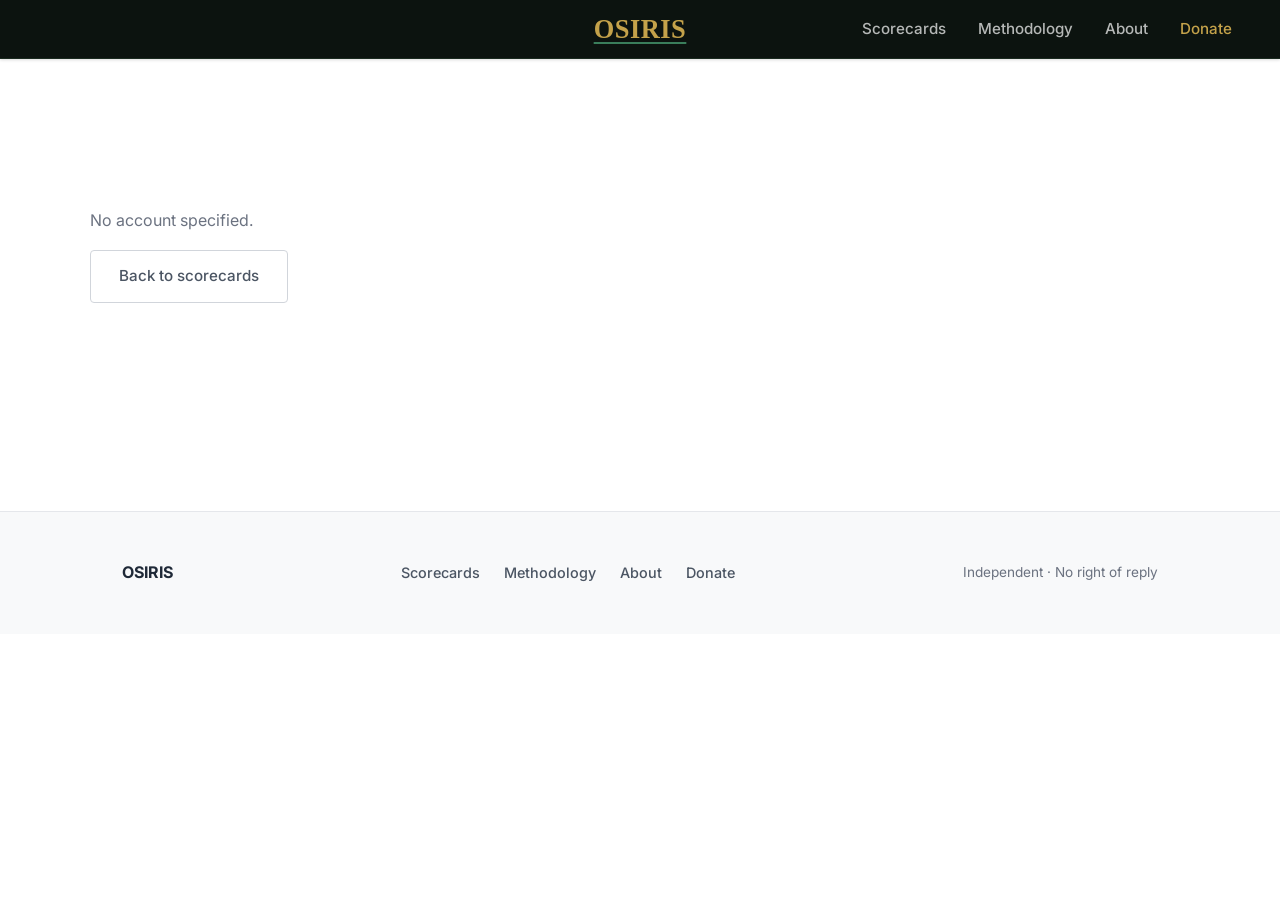
<file: scorecards/view.html>
<!DOCTYPE html>
<html lang="en">
<head>
  <meta charset="UTF-8">
  <meta name="viewport" content="width=device-width, initial-scale=1.0">
  <title>Scorecard — OSIRIS</title>
  <link rel="icon" type="image/png" href="../images/logo.png">
  <link rel="stylesheet" href="../css/style.css">
</head>
<body>

<nav class="nav" id="nav">
  <a href="../index.html" class="nav-logo">
    <span class="nav-logo-text">OSIRIS</span>
  </a>
  <ul class="nav-links">
    <li><a href="../scorecards.html">Scorecards</a></li>
    <li><a href="../methodology.html">Methodology</a></li>
    <li><a href="../about.html">About</a></li>
    <li><a href="../donate.html" class="nav-donate">Donate</a></li>
  </ul>
  <button class="nav-toggle" aria-label="Menu" aria-expanded="false">
    <span></span><span></span><span></span>
  </button>
</nav>

<main class="page-wrap">
  <div id="scorecard-content">
    <!-- populated by JS -->
  </div>
</main>

<footer class="footer">
  <div class="container">
    <div class="footer-inner">
      <div class="footer-logo">OSIRIS</div>
      <ul class="footer-links">
        <li><a href="../scorecards.html">Scorecards</a></li>
        <li><a href="../methodology.html">Methodology</a></li>
        <li><a href="../about.html">About</a></li>
        <li><a href="../donate.html">Donate</a></li>
      </ul>
      <div class="footer-note">Independent · No right of reply</div>
    </div>
  </div>
</footer>

<script src="../js/main.js"></script>
<script>
  const urlParams = new URLSearchParams(window.location.search);
  const id = urlParams.get('id');

  if (!id) {
    document.getElementById('scorecard-content').innerHTML = '<div class="container" style="padding: 8rem 0;"><p style="color: var(--text-muted);">No account specified.</p><a href="../scorecards.html" class="btn btn-ghost" style="margin-top:1rem;">Back to scorecards</a></div>';
  } else {
    fetch('../data/accounts.json')
      .then(r => r.json())
      .then(accounts => {
        const a = accounts.find(x => x.id === id);
        if (!a) {
          document.getElementById('scorecard-content').innerHTML = '<div class="container" style="padding: 8rem 0;"><p style="color: var(--text-muted);">Account not found.</p><a href="../scorecards.html" class="btn btn-ghost" style="margin-top:1rem;">Back to scorecards</a></div>';
          return;
        }

        document.title = `${a.handle} — OSIRIS`;
        const status = gradeStatusOf(a);
        const isFull = status === 'FULL';
        const isProvisional = status === 'PROVISIONAL';
        const gc = gradeClass(a);
        const hasGrade = isFull || (isProvisional && gradeLetter(a) !== null);
        const hasScore = status !== 'NOT_GRADED' && isScore(a.factualityScore);
        const provTip = isProvisional ? provisionalTitle(a) : '';
        const color = isFull ? factBarColor(a.factualityScore) : 'var(--grade-provisional)';
        const nClaims = Number.isInteger(a.verifiableClaims) ? a.verifiableClaims : null;
        const unverifiablePct = isScore(a.unverifiableShare) ? Math.round(a.unverifiableShare * 100) : null;
        const tags = (a.positionTags || []).map(t => `<span class="tag">${t}</span>`).join('');

        // Profile picture
        const handleClean = a.handle.replace('@', '');
        const avatarUrl = `https://unavatar.io/twitter/${handleClean}`;
        const displayName = a.displayName || a.handle;

        // SVG warning icon
        const warnSvg = (color) => `<svg width="18" height="18" viewBox="0 0 24 24" fill="none" style="vertical-align: middle; margin-left: 0.4rem; cursor: help;"><path d="M12 2L1 21h22L12 2z" fill="${color}" opacity="0.15" stroke="${color}" stroke-width="1.5"/><line x1="12" y1="9" x2="12" y2="15" stroke="${color}" stroke-width="2" stroke-linecap="round"/><circle cx="12" cy="18" r="1" fill="${color}"/></svg>`;

        // Factuality warning (0–10 scale). Only for full grades with a numeric score:
        // `null < 5` is true in JavaScript, so ungraded accounts must be excluded explicitly.
        const factWarning = (() => {
          if (!isFull || !isScore(a.factualityScore)) return null;
          if (a.factualityScore < 5) {
            return { color: '#C93D2D', text: 'Account shows significant factual inaccuracies' };
          } else if (a.factualityScore < 7) {
            return { color: '#C9A84C', text: 'Account shows moderate factual issues' };
          }
          return null;
        })();

        // Flags
        const autoFlags = (a.autoFlags || []).map(f => `<span class="flag-pill flag-auto">${f}</span>`).join(' ');
        const manualFlags = (a.manualFlags || []).map(f => `<span class="flag-pill flag-manual">${f}</span>`).join(' ');
        const hasFlags = (a.autoFlags || []).length > 0 || (a.manualFlags || []).length > 0;

        // Source profile
        const sources = (a.frequentSources || []).slice(0, 8);
        const hasSources = sources.length >= 3;
        const relatedAccounts = a.relatedAccounts || [];

        // Middle content
        const hasMiddleContent = (Array.isArray(a.scoreBreakdown) ? a.scoreBreakdown.length : a.scoreBreakdown) || hasFlags || hasSources || tags;

        // CIS grade block for each grade status
        const gradeHTML = isFull ? `
                  <div class="grade-badge ${gc}" style="font-size: 2.5rem; padding: 0.5rem 1rem;">${a.cis}</div>
                  <p style="font-family: 'Inter', sans-serif; font-size: 0.9rem; font-weight: 600; color: var(--text-primary); margin-top: 0.75rem;">${a.cisDescriptor || ''}</p>` : `
                  <div class="grade-badge ${gc}" style="font-size: 2.5rem; padding: 0.5rem 1rem;"${provTip ? ` title="${provTip}"` : ''}>${hasGrade ? a.cis : '–'}</div>
                  ${hasGrade && a.cisDescriptor ? `<p style="font-family: 'Inter', sans-serif; font-size: 0.9rem; font-weight: 600; color: var(--grade-provisional); margin-top: 0.75rem;">${a.cisDescriptor}</p>` : ''}
                  <div style="margin-top: ${hasGrade && a.cisDescriptor ? '0.4rem' : '0.75rem'};"><span class="grade-status-label">${hasGrade ? 'Provisional grade' : 'Not graded'}</span></div>`;

        // Factuality block for each grade status
        const factHTML = hasScore ? `
                  <div style="font-family: 'Constantia', Georgia, serif; font-size: 2.5rem; font-weight: 700; line-height: 1; color: ${isFull ? 'var(--text-primary)' : 'var(--grade-provisional)'};"${provTip ? ` title="${provTip}"` : ''}>
                    ${isFull ? '' : '<span style="white-space: nowrap;">'}${a.factualityScore}<span style="font-family: 'Inter', sans-serif; font-size: 1rem; font-weight: 400; color: var(--text-muted); margin-left: 0.35rem;">/ 10</span>${isFull ? '' : '</span>'}${factWarning ? `<span title="${factWarning.text}">${warnSvg(factWarning.color)}</span>` : ''}
                  </div>${isFull ? '' : `
                  <div class="fact-value-provisional" style="font-family: 'Inter', sans-serif; font-size: 0.85rem; font-weight: 500; margin-top: 0.4rem;">provisional</div>`}
                  <div class="fact-bar" style="height: 6px; margin-top: 0.75rem;"${provTip ? ` title="${provTip}"` : ''}>
                    <div class="fact-bar-fill${isFull ? '' : ' fact-bar-fill-provisional'}" style="width:${factBarWidth(a.factualityScore)}%;${isFull ? ` background:${color};` : ''}"></div>
                  </div>` : `
                  <div class="fact-value-provisional" style="font-family: 'Inter', sans-serif; font-size: 1.25rem; font-weight: 600; line-height: 1.3;">Not assessable</div>
                  <div class="fact-bar" style="height: 6px; margin-top: 0.75rem;"></div>`;

        // Explanatory note for provisional and ungraded scorecards
        const statusNoteHTML = isFull ? '' : isProvisional ? `
              <div class="grade-status-note">
                <strong>Provisional grade.</strong> A large share of the claims reviewed could not be independently verified, so this grade rests on a limited set of verifiable claims${nClaims !== null ? ` (${nClaims})` : ''}. It may change as further posts are reviewed.
              </div>` : `
              <div class="grade-status-note">
                <strong>Not graded.</strong> Too few of the claims reviewed could be independently verified to assess factual accuracy or assign a grade. The other dimensions of this scorecard are shown for information.
              </div>`;

        // Source profile HTML
        const sourceProfileHTML = hasSources ? `
          <div style="margin-top: 1.5rem;">
            <div style="font-family: 'Inter', sans-serif; font-size: 0.8rem; font-weight: 600; color: var(--text-muted); margin-bottom: 0.75rem;">Source profile</div>
            <ul class="source-list">
              ${sources.map(s => `
                <li class="source-item">
                  <span>
                    <span class="source-name">${s.name}</span>
                    <span class="source-type">${s.type}</span>
                  </span>
                  <span class="source-count">${s.count}</span>
                </li>
              `).join('')}
            </ul>
            ${relatedAccounts.length > 0 ? `
              <p style="font-family: 'Inter', sans-serif; font-size: 0.8rem; color: var(--text-muted); margin-top: 0.75rem;">
                Frequently cites: ${relatedAccounts.map(h => {
                  const rid = accounts.find(x => x.handle === h);
                  return rid ? `<a href="view.html?id=${rid.id}" style="color: var(--primary);">${h}</a>` : h;
                }).join(', ')}
              </p>
            ` : ''}
          </div>
        ` : '';

        document.getElementById('scorecard-content').innerHTML = `
          <div class="container" style="padding: 3rem 0;">
            <div style="margin-bottom: 2rem;">
              <a href="../scorecards.html" style="font-family: 'Inter', sans-serif; font-size: 0.85rem; font-weight: 500; color: var(--text-muted);">← All scorecards</a>
            </div>

            <!-- Scorecard Container -->
            <div class="scorecard-view-container" style="max-width: 780px; background: var(--bg-secondary); border: 1px solid var(--border-light); border-radius: 8px; padding: 2.5rem 2.5rem 1.5rem; box-shadow: 0 1px 3px rgba(0,0,0,0.05);">

              <!-- Account Identity -->
              <div style="margin-bottom: 2rem; padding-bottom: 1.5rem; border-bottom: 1px solid var(--border-light); display: flex; align-items: center; gap: 1rem;">
                <img src="${avatarUrl}" alt="${a.handle}" style="width: 64px; height: 64px; border-radius: 50%; object-fit: cover; flex-shrink: 0;">
                <div>
                  <div style="font-size: 1.5rem; font-weight: 600; margin-bottom: 0.25rem; color: var(--text-primary);">${displayName}</div>
                  <a href="https://twitter.com/${handleClean}" target="_blank" rel="noopener noreferrer" style="color: var(--text-secondary); font-size: 1rem; text-decoration: none;">${a.handle}</a>
                </div>
              </div>

              <!-- Three Scores -->
              <div class="scores-grid" style="display: grid; grid-template-columns: 1fr 1fr 1fr; gap: 2rem; margin-bottom: 0.5rem;">
                <!-- CIS Grade -->
                <div>
                  <div style="font-family: 'Inter', sans-serif; font-size: 0.8rem; font-weight: 600; color: var(--text-muted); margin-bottom: 0.25rem;">CIS Grade</div>
                  <p style="font-family: 'Inter', sans-serif; font-size: 0.75rem; color: var(--text-muted); line-height: 1.5; margin-bottom: 0.75rem;">Composite score for accuracy, sourcing, and media verification.</p>
                  ${gradeHTML}
                </div>

                <!-- Factuality -->
                <div>
                  <div style="font-family: 'Inter', sans-serif; font-size: 0.8rem; font-weight: 600; color: var(--text-muted); margin-bottom: 0.25rem;">Factuality</div>
                  <p style="font-family: 'Inter', sans-serif; font-size: 0.75rem; color: var(--text-muted); line-height: 1.5; margin-bottom: 0.75rem;">Overall factual reliability rating based on reviewed content.</p>
                  ${factHTML}
                </div>

                <!-- Source Transparency -->
                <div>
                  <div style="font-family: 'Inter', sans-serif; font-size: 0.8rem; font-weight: 600; color: var(--text-muted); margin-bottom: 0.25rem;">Source Transparency</div>
                  <p style="font-family: 'Inter', sans-serif; font-size: 0.75rem; color: var(--text-muted); line-height: 1.5; margin-bottom: 0.75rem;">How much verifiable evidence and sourcing the account provides.</p>
                  ${buildSegBar(a.sourceTransparency)}
                  <p style="font-family: 'Inter', sans-serif; font-size: 0.9rem; font-weight: 600; color: var(--text-primary); margin-top: 0.75rem;">${transparencyLabel(a.sourceTransparency)}</p>
                </div>
              </div>
              ${statusNoteHTML}

              ${hasFlags ? `
              <!-- Flags -->
              <div style="display: flex; flex-wrap: wrap; gap: 0.4rem; margin-bottom: 2rem;">
                ${autoFlags}${manualFlags}
              </div>
              ` : ''}

              ${hasMiddleContent ? `
              <div style="padding: 2rem 0; border-top: 1px solid var(--border-light); border-bottom: 1px solid var(--border-light);">
                ${a.scoreBreakdown ? `
                <div style="margin-bottom: 1.5rem;">
                  <div style="font-family: 'Inter', sans-serif; font-size: 0.8rem; font-weight: 600; color: var(--text-muted); margin-bottom: 0.75rem;">Score Breakdown</div>
                  ${Array.isArray(a.scoreBreakdown) ? `
                  <dl style="margin: 0;">
                    ${a.scoreBreakdown.map(item => `
                    <div style="padding: 0.6rem 0; border-top: 1px solid var(--border-light);">
                      <dt style="font-family: 'Inter', sans-serif; font-size: 0.9rem; font-weight: 600; color: var(--text-primary);">
                        ${item.label}${item.rating ? `<span style="font-weight: 500; color: var(--text-secondary);"> · ${item.rating}</span>` : ''}
                      </dt>
                      ${item.text ? `<dd style="margin: 0.25rem 0 0 0; font-size: 0.95rem; line-height: 1.6; color: var(--text-secondary);">${item.text}</dd>` : ''}
                    </div>`).join('')}
                  </dl>
                  ` : `<p style="font-size: 0.95rem; line-height: 1.7; color: var(--text-secondary);">${a.scoreBreakdown}</p>`}
                </div>
                ` : ''}

                ${tags ? `
                <div style="margin-bottom: 1.5rem;">
                  <div style="font-family: 'Inter', sans-serif; font-size: 0.8rem; font-weight: 600; color: var(--text-muted); margin-bottom: 0.75rem;">Position Tags</div>
                  <div class="card-tags">${tags}</div>
                </div>
                ` : ''}

                ${sourceProfileHTML}
              </div>
              ` : ''}

              <!-- Footer -->
              <div style="margin-top: 1rem; padding-top: 1rem; ${hasMiddleContent ? '' : 'border-top: 1px solid var(--border-light);'}">
                <p style="font-family: 'Inter', sans-serif; font-size: 0.75rem; color: var(--text-muted);">
                  Based on ${a.totalPosts} post${a.totalPosts !== 1 ? 's' : ''} reviewed${a.pendingPosts > 0 ? ` · ${a.pendingPosts} pending verification` : ''} · Last updated ${a.lastUpdated}
                </p>${unverifiablePct !== null ? `
                <p style="font-family: 'Inter', sans-serif; font-size: 0.75rem; color: var(--text-muted); margin-top: 0.25rem;">${unverifiablePct}% of reviewed claims could not be independently verified</p>` : ''}
              </div>

            </div>

            <div style="margin-top: 2rem; max-width: 780px;">
              <p style="font-family: 'Inter', sans-serif; font-size: 0.85rem; color: var(--text-muted); line-height: 1.6;">
                Individual post classifications and media assessments are not displayed publicly. OSIRIS does not offer a right of reply. Scores are based on reviewed posts only. See <a href="../methodology.html">methodology</a> for full details.
              </p>
            </div>
          </div>
        `;
      });
  }
</script>
</body>
</html>
</file>
<file: css/style.css>
/* ============================================================
   OSIRIS — osiris-scorecard.com
   Professional Academic Theme
   Fonts: Georgia (headings) / Inter (body, labels)
   Palette: Navy / Slate / Professional greens and reds
   ============================================================ */

@import url('https://fonts.googleapis.com/css2?family=Inter:wght@300;400;500;600;700&display=swap');

:root {
  --primary:       #2D7A4F;
  --primary-dark:  #1e5538;
  --primary-light: #3A9B64;
  --accent:        #C9A84C;
  --accent-light:  #E2C06A;

  --bg-primary:    #FFFFFF;
  --bg-secondary:  #F8F9FA;
  --bg-tertiary:   #F0F2F4;

  --border-light:  #E5E7EB;
  --border:        #D1D5DB;
  --border-dark:   #9CA3AF;

  --text-primary:  #1F2937;
  --text-secondary:#4B5563;
  --text-muted:    #6B7280;
  --text-dim:      #9CA3AF;

  --grade-a:       #166534;
  --grade-a-bg:    #F0FDF4;
  --grade-b:       #1E6F5C;
  --grade-b-bg:    #E6F7F3;
  --grade-c:       #CA8A04;
  --grade-c-bg:    #FEFCE8;
  --grade-d:       #C2410C;
  --grade-d-bg:    #FFF7ED;
  --grade-f:       #991B1B;
  --grade-f-bg:    #FEF2F2;
  /* Provisional / ungraded: neutral grey, not a penalty colour.
     #6B7280 on #F9FAFB ≈ 4.6:1, on white ≈ 4.8:1 */
  --grade-provisional:    #6B7280;
  --grade-provisional-bg: #F9FAFB;

  --warning:       #C97A2D;
  --danger:        #C93D2D;
}

*, *::before, *::after { box-sizing: border-box; margin: 0; padding: 0; }
html { scroll-behavior: smooth; }

body {
  background: var(--bg-primary);
  color: var(--text-primary);
  font-family: 'Inter', -apple-system, BlinkMacSystemFont, 'Segoe UI', sans-serif;
  font-weight: 400;
  line-height: 1.6;
  overflow-x: hidden;
}

/* ── SCROLLBAR ── */
::-webkit-scrollbar { width: 8px; }
::-webkit-scrollbar-track { background: var(--bg-tertiary); }
::-webkit-scrollbar-thumb { background: var(--border); border-radius: 4px; }
::-webkit-scrollbar-thumb:hover { background: var(--border-dark); }

/* ── TYPOGRAPHY ── */
h1, h2, h3, h4 {
  font-family: Georgia, 'Times New Roman', serif;
  font-weight: 600;
  line-height: 1.3;
  color: var(--text-primary);
}

a { color: var(--primary); text-decoration: none; transition: color 0.2s; }
a:hover { color: var(--primary-light); text-decoration: underline; }

/* ── NAV ── */
.nav {
  position: fixed;
  top: 0; left: 0; right: 0;
  z-index: 500;
  display: flex;
  align-items: center;
  justify-content: flex-end;
  padding: 1rem 3rem;
  background: #0c130f;
  border-bottom: 1px solid #1a2a1f;
  box-shadow: 0 1px 3px rgba(0,0,0,0.15);
  transition: box-shadow 0.3s;
}

.nav.scrolled {
  box-shadow: 0 2px 8px rgba(0,0,0,0.3);
}

.nav-logo,
.nav-logo:hover {
  position: absolute;
  left: 50%;
  transform: translateX(-50%);
  display: flex;
  align-items: center;
  gap: 0.75rem;
  text-decoration: none;
  z-index: 10;
}

.nav-logo-mark {
  display: none;
}

.nav-logo-text {
  font-family: 'Constantia', Georgia, serif;
  font-size: 1.65rem;
  font-weight: 700;
  letter-spacing: 0.02em;
  color: #c4a24a;
  text-decoration: underline;
  text-decoration-color: #3a7e5b;
  text-underline-offset: 4px;
  transition: text-decoration-color 0.2s;
}

.nav-logo:hover .nav-logo-text {
  text-decoration-color: #6abf8a;
}

.nav-links {
  display: flex;
  gap: 2rem;
  list-style: none;
}

.nav-links a {
  font-family: 'Inter', sans-serif;
  font-size: 0.95rem;
  font-weight: 500;
  color: rgba(255,255,255,0.7);
  transition: color 0.2s;
  text-decoration: none;
}

.nav-links a:hover, .nav-links a.active {
  color: #c4a24a;
  text-decoration: none;
}

.nav-links a.nav-donate {
  color: #c4a24a;
}
.nav-links a.nav-donate:hover {
  color: #e2c06a;
}

/* ── LAYOUT ── */
.container { max-width: 1100px; margin: 0 auto; padding: 0 2rem; }
.page-wrap { padding-top: 5rem; }

/* ── HERO ── */
.hero {
  min-height: 85vh;
  display: flex;
  flex-direction: column;
  justify-content: center;
  position: relative;
  padding: 8rem 0 6rem;
  background: linear-gradient(135deg, #1a4a32 0%, #2d6a4a 30%, #3a7e5b 55%, #5ab882 100%);
  overflow: hidden;
}

.hero-bg-lines {
  position: absolute;
  top: 10%;
  right: -20%;
  width: 65%;
  height: 120%;
  pointer-events: none;
  z-index: 0;
}

.hero .container {
  position: relative;
  z-index: 1;
}

.hero-eyebrow {
  font-family: 'Inter', sans-serif;
  font-size: 0.85rem;
  font-weight: 500;
  color: #c4a24a;
  margin-bottom: 1.5rem;
}

.hero h1 {
  font-family: 'Constantia', Georgia, serif;
  font-size: clamp(2.5rem, 5vw, 3.5rem);
  font-weight: 700;
  color: #fff;
  max-width: 780px;
  margin-bottom: 1.5rem;
  line-height: 1.2;
}

.hero-sub {
  font-size: 1.15rem;
  color: rgba(255,255,255,0.85);
  max-width: 620px;
  margin: 0 0 2.5rem;
  font-weight: 400;
  line-height: 1.8;
}

.hero-cta {
  display: flex;
  gap: 1rem;
  flex-wrap: wrap;
}

.btn {
  display: inline-flex;
  align-items: center;
  gap: 0.5rem;
  padding: 0.85rem 1.75rem;
  font-family: 'Inter', sans-serif;
  font-size: 0.95rem;
  font-weight: 500;
  border: 1px solid;
  border-radius: 4px;
  cursor: pointer;
  transition: background 0.15s, border-color 0.15s, color 0.15s;
  text-decoration: none;
}

.btn-primary {
  background: var(--primary);
  border-color: var(--primary);
  color: var(--bg-primary);
}
.btn-primary:hover {
  background: var(--primary-light);
  border-color: var(--primary-light);
  color: var(--bg-primary);
  text-decoration: none;
}

.btn-ghost {
  background: transparent;
  border-color: var(--border);
  color: var(--text-secondary);
}
.btn-ghost:hover {
  border-color: var(--primary);
  color: var(--primary);
  background: var(--bg-secondary);
  text-decoration: none;
}

.hero .btn-primary {
  background: #0c130f;
  border-color: #0c130f;
  color: #c4a24a;
}
.hero .btn-primary:hover {
  background: #1a2a1f;
  border-color: #1a2a1f;
  color: #c4a24a;
}
.hero .btn-ghost {
  background: transparent;
  border-color: rgba(255,255,255,0.4);
  color: #fff;
}
.hero .btn-ghost:hover {
  border-color: #fff;
  color: #fff;
  background: rgba(255,255,255,0.1);
}

.hero .btn-primary,
.hero .btn-ghost {
  padding: 1rem 2rem;
  font-size: 1rem;
  font-weight: 600;
  border-radius: 6px;
}

.hero-scroll {
  display: none;
}

.hero-scroll-line {
  display: none;
}

@keyframes scrollPulse {
  0%, 100% { opacity: 0.3; }
  50% { opacity: 1; }
}

/* ── SECTION ── */
.section { padding: 5rem 0; }
.section-eyebrow {
  font-family: 'Inter', sans-serif;
  font-size: 0.85rem;
  font-weight: 500;
  color: var(--text-muted);
  margin-bottom: 1rem;
}

.section h2 {
  font-size: clamp(1.8rem, 3.5vw, 2.5rem);
  font-weight: 700;
  margin-bottom: 1rem;
  color: var(--text-primary);
}

/* ── GRADE BADGE ── */
.grade-badge {
  display: inline-flex;
  align-items: center;
  justify-content: center;
  min-width: 52px;
  height: 52px;
  padding: 0 0.5rem;
  font-family: Georgia, serif;
  font-size: 1.6rem;
  font-weight: 700;
  border: 2px solid;
  border-radius: 4px;
}

.grade-a { background: var(--grade-a-bg); border-color: var(--grade-a); color: var(--grade-a); }
.grade-b { background: var(--grade-b-bg); border-color: var(--grade-b); color: var(--grade-b); }
.grade-c { background: var(--grade-c-bg); border-color: var(--grade-c); color: var(--grade-c); }
.grade-d { background: var(--grade-d-bg); border-color: var(--grade-d); color: var(--grade-d); }
.grade-f { background: var(--grade-f-bg); border-color: var(--grade-f); color: var(--grade-f); }

/* Provisional (5–9 verifiable claims) and not graded (<5): grey, dashed border */
.grade-provisional {
  background: var(--grade-provisional-bg);
  border-color: var(--grade-provisional);
  border-style: dashed;
  color: var(--grade-provisional);
}

/* Badge with its status label underneath (cards) */
.grade-badge-stack {
  display: flex;
  flex-direction: column;
  align-items: center;
  gap: 0.35rem;
  flex-shrink: 0;
  margin-left: 0.75rem;
}

/* "Provisional" / "Not graded" pill */
.grade-status-label {
  display: inline-block;
  font-family: 'Inter', sans-serif;
  font-size: 0.7rem;
  font-weight: 600;
  line-height: 1.4;
  letter-spacing: 0.02em;
  padding: 0.1rem 0.5rem;
  border: 1px dashed var(--grade-provisional);
  border-radius: 10px;
  color: var(--grade-provisional);
  background: var(--grade-provisional-bg);
  white-space: nowrap;
}

/* Greyed factuality value and bar fill */
.fact-value-provisional { color: var(--grade-provisional); font-style: italic; }
.fact-bar-fill.fact-bar-fill-provisional { background: var(--grade-provisional); }

/* Explanatory note under the grades on a scorecard page */
.grade-status-note {
  margin: 1.25rem 0 1.5rem;
  padding: 0.85rem 1rem;
  border-left: 3px dashed var(--grade-provisional);
  background: var(--bg-tertiary);
  border-radius: 0 4px 4px 0;
  font-size: 0.9rem;
  line-height: 1.6;
  color: var(--text-secondary);
}
.grade-status-note strong { color: var(--text-primary); }

/* ── SCORECARD CARD ── */
.scorecard-grid {
  display: grid;
  grid-template-columns: repeat(auto-fill, minmax(320px, 1fr));
  gap: 1.5rem;
  margin-top: 2rem;
}

.scorecard-card {
  background: var(--bg-primary);
  border: 1px solid var(--border-light);
  border-radius: 6px;
  padding: 1.25rem 1.25rem 1rem;
  transition: border-color 0.15s, box-shadow 0.15s;
  text-decoration: none;
  display: block;
  box-shadow: 0 1px 3px rgba(0,0,0,0.05);
  position: relative;
  overflow: hidden;
}

.scorecard-card:hover {
  border-color: var(--primary);
  box-shadow: 0 2px 6px rgba(0,0,0,0.06);
  color: inherit;
  text-decoration: none;
}

.scorecard-view-container {
  position: relative;
  overflow: hidden;
}

.card-top {
  display: flex;
  align-items: flex-start;
  justify-content: space-between;
  margin-bottom: 1rem;
}

.card-name {
  font-family: 'Inter', sans-serif;
  font-size: 0.95rem;
  font-weight: 600;
  color: var(--text-primary);
  margin-bottom: 0.25rem;
}

.card-handle {
  font-size: 0.85rem;
  color: var(--text-secondary);
}

.card-focus {
  font-family: 'Inter', sans-serif;
  font-size: 0.8rem;
  color: var(--text-muted);
  margin-bottom: 0.75rem;
}

.card-summary {
  font-size: 0.9rem;
  color: var(--text-secondary);
  line-height: 1.6;
  margin-bottom: 1rem;
  display: -webkit-box;
  -webkit-line-clamp: 3;
  line-clamp: 3;
  -webkit-box-orient: vertical;
  overflow: hidden;
}

.card-tags {
  display: flex;
  flex-wrap: wrap;
  gap: 0.4rem;
  margin-bottom: 1rem;
}

.tag {
  font-family: 'Inter', sans-serif;
  font-size: 0.75rem;
  font-weight: 500;
  padding: 0.25rem 0.6rem;
  background: var(--bg-tertiary);
  border: 1px solid var(--border-light);
  border-radius: 3px;
  color: var(--text-secondary);
}

.tag-stance {
  background: #FEF9E7;
  border-color: var(--accent);
  color: #8B6914;
  font-weight: 600;
}

.card-footer {
  display: flex;
  align-items: center;
  justify-content: space-between;
  padding-top: 0.75rem;
  border-top: 1px solid var(--border-light);
}

.card-posts {
  font-family: 'Inter', sans-serif;
  font-size: 0.8rem;
  color: var(--text-muted);
}

.card-updated {
  font-family: 'Inter', sans-serif;
  font-size: 0.75rem;
  color: var(--text-dim);
}

/* Factuality bar */
.fact-bar {
  height: 6px;
  background: var(--border-light);
  margin-bottom: 1rem;
  position: relative;
  border-radius: 3px;
  overflow: hidden;
}

.fact-bar-fill {
  height: 100%;
  background: var(--primary);
  transition: width 0.4s ease;
}

.fact-bar-label {
  display: flex;
  justify-content: space-between;
  font-family: 'Inter', sans-serif;
  font-size: 0.8rem;
  color: var(--text-muted);
  margin-bottom: 0.5rem;
}

/* ── SEARCH ── */
.search-wrap {
  position: relative;
  margin-bottom: 2rem;
}

.search-input {
  width: 100%;
  background: var(--bg-primary);
  border: 1px solid var(--border);
  border-radius: 6px;
  color: var(--text-primary);
  padding: 0.9rem 1rem 0.9rem 3rem;
  font-family: 'Inter', sans-serif;
  font-size: 0.95rem;
  outline: none;
  transition: all 0.2s;
}

.search-input::placeholder { color: var(--text-muted); }
.search-input:focus {
  border-color: var(--primary);
  box-shadow: 0 0 0 3px rgba(45, 122, 79, 0.1);
}

.search-icon {
  position: absolute;
  left: 1rem;
  top: 50%;
  transform: translateY(-50%);
  color: var(--text-muted);
  font-size: 1rem;
  pointer-events: none;
}

.filter-row {
  display: flex;
  gap: 0.75rem;
  flex-wrap: wrap;
  margin-bottom: 1.5rem;
}

.filter-btn {
  font-family: 'Inter', sans-serif;
  font-size: 0.85rem;
  font-weight: 500;
  padding: 0.5rem 1rem;
  border: 1px solid var(--border);
  border-radius: 6px;
  background: var(--bg-primary);
  color: var(--text-secondary);
  cursor: pointer;
  transition: all 0.2s;
}

.filter-btn:hover, .filter-btn.active {
  border-color: var(--primary);
  background: var(--primary);
  color: var(--bg-primary);
}

/* ── SCORECARD PAGE ── */
.scorecard-hero {
  padding: 7rem 0 3rem;
  border-bottom: 1px solid var(--border-light);
  margin-bottom: 3rem;
}

.scorecard-header {
  display: flex;
  align-items: flex-start;
  gap: 2rem;
  flex-wrap: wrap;
}

.scorecard-grade-wrap {
  display: flex;
  flex-direction: column;
  align-items: center;
  gap: 0.5rem;
}

.scorecard-grade-label {
  font-family: 'Inter', sans-serif;
  font-size: 0.75rem;
  font-weight: 600;
  color: var(--text-muted);
}

.scorecard-grade-badge {
  width: 80px; height: 80px;
  font-size: 2.5rem;
}

.scorecard-info { flex: 1; }

.scorecard-handle {
  font-family: 'Inter', sans-serif;
  font-size: 1.3rem;
  font-weight: 600;
  color: var(--text-primary);
  margin-bottom: 0.25rem;
}

.scorecard-display-name {
  font-family: Georgia, serif;
  font-size: 2rem;
  font-weight: 600;
  color: var(--text-primary);
  margin-bottom: 0.5rem;
}

.scorecard-meta {
  display: flex;
  gap: 1.5rem;
  flex-wrap: wrap;
  margin-top: 0.75rem;
}

.scorecard-meta-item {
  font-family: 'Inter', sans-serif;
  font-size: 0.85rem;
  color: var(--text-muted);
}

.scorecard-meta-item span {
  color: var(--text-primary);
  font-weight: 500;
}

/* ── ABOUT / METHODOLOGY ── */
.prose-section {
  padding: 7rem 0 5rem;
  max-width: 740px;
}

.prose-section h2 {
  font-size: 2rem;
  font-weight: 700;
  margin: 2.5rem 0 1rem;
  color: var(--text-primary);
}

.prose-section h3 {
  font-size: 1.35rem;
  font-weight: 600;
  color: var(--primary);
  margin: 2rem 0 0.75rem;
}

.prose-section p {
  margin-bottom: 1.25rem;
  font-size: 1rem;
  color: var(--text-secondary);
  line-height: 1.7;
}

.prose-section ul {
  list-style: none;
  margin-bottom: 1.5rem;
}

.prose-section ul li {
  padding: 0.4rem 0 0.4rem 1.5rem;
  position: relative;
  font-size: 1rem;
  color: var(--text-secondary);
}

.prose-section ul li::before {
  content: '•';
  position: absolute;
  left: 0;
  color: var(--primary);
  font-weight: 700;
}

.divider {
  height: 1px;
  background: var(--border-light);
  margin: 3rem 0;
}

/* CIS grade table */
.grade-table {
  width: 100%;
  border-collapse: collapse;
  margin: 1.5rem 0;
  border: 1px solid var(--border-light);
  border-radius: 6px;
  overflow: hidden;
}

.grade-table th {
  font-family: 'Inter', sans-serif;
  font-size: 0.85rem;
  font-weight: 600;
  color: var(--text-primary);
  padding: 0.85rem 1rem;
  text-align: left;
  background: var(--bg-secondary);
  border-bottom: 1px solid var(--border-light);
}

.grade-table td {
  padding: 0.85rem 1rem;
  font-size: 0.95rem;
  color: var(--text-secondary);
  border-bottom: 1px solid var(--border-light);
  vertical-align: top;
}

.grade-table tr:last-child td { border-bottom: none; }

/* ── FOOTER ── */
.footer {
  border-top: 1px solid var(--border-light);
  background: var(--bg-secondary);
  padding: 3rem 0;
  margin-top: 5rem;
}

.footer-inner {
  display: flex;
  align-items: center;
  justify-content: space-between;
  flex-wrap: wrap;
  gap: 1.5rem;
}

.footer-logo {
  font-family: 'Inter', sans-serif;
  font-size: 1rem;
  font-weight: 700;
  color: var(--text-primary);
}

.footer-note {
  font-family: 'Inter', sans-serif;
  font-size: 0.85rem;
  color: var(--text-muted);
}

.footer-links {
  display: flex;
  gap: 1.5rem;
  list-style: none;
}

.footer-links a {
  font-family: 'Inter', sans-serif;
  font-size: 0.9rem;
  font-weight: 500;
  color: var(--text-secondary);
  transition: color 0.2s;
}

.footer-links a:hover {
  color: var(--primary);
  text-decoration: none;
}

/* ── INTRO CALLOUT ── */
.callout {
  background: var(--bg-tertiary);
  border: 1px solid var(--border);
  border-top: 2px solid var(--primary);
  border-radius: 6px;
  padding: 1.5rem 1.75rem;
  margin: 2rem 0;
}

.callout p {
  font-size: 0.95rem;
  color: var(--text-secondary);
  margin: 0;
}

/* ── SEGMENTED BAR (Source Transparency) ── */
.seg-bar { display: flex; gap: 3px; }
.seg-bar-segment {
  flex: 1;
  height: 8px;
  border-radius: 3px;
  background: var(--border-light);
}
.seg-bar-segment.filled { background: #1E6F5C; }
.seg-bar-sm .seg-bar-segment { height: 5px; }

/* ── FLAG PILLS ── */
.flag-pill {
  display: inline-block;
  font-family: 'Inter', sans-serif;
  font-size: 0.75rem;
  font-weight: 500;
  padding: 0.25rem 0.65rem;
  border-radius: 12px;
}
.flag-auto {
  background: #FEF2F2;
  color: #991B1B;
  border: 1px solid #FECACA;
}
.flag-manual {
  background: var(--bg-tertiary);
  color: var(--text-secondary);
  border: 1px solid var(--border-light);
}

/* ── SOURCE PROFILE ── */
.source-list {
  list-style: none;
  padding: 0;
  margin: 0;
}
.source-item {
  display: flex;
  justify-content: space-between;
  align-items: baseline;
  padding: 0.4rem 0;
  border-bottom: 1px solid var(--border-light);
  font-family: 'Inter', sans-serif;
  font-size: 0.85rem;
}
.source-item:last-child { border-bottom: none; }
.source-name { color: var(--text-primary); }
.source-count {
  font-weight: 600;
  color: var(--text-primary);
  min-width: 2rem;
  text-align: right;
}
.source-type {
  font-size: 0.75rem;
  color: var(--text-muted);
  margin-left: 0.5rem;
}

/* ── HAMBURGER MENU ── */
.nav-toggle {
  display: none;
  flex-direction: column;
  justify-content: center;
  gap: 5px;
  background: none;
  border: none;
  cursor: pointer;
  padding: 0.5rem;
}

.nav-toggle span {
  display: block;
  width: 22px;
  height: 2px;
  background: rgba(255,255,255,0.7);
}

/* ── RESPONSIVE ── */
@media (max-width: 768px) {
  .nav { padding: 1rem 1.5rem; }
  .nav-links { gap: 1.25rem; }
  .container { padding: 0 1.25rem; }
  .hero h1 { font-size: 2.2rem; }
  .hero-bg-lines { opacity: 0.4; }
  .scorecard-header { gap: 1.25rem; }
  .footer-inner { flex-direction: column; align-items: flex-start; }
  .scores-grid { gap: 1.25rem; }
}

@media (max-width: 480px) {
  .container { padding: 0 1.5rem; }
  .scores-grid { grid-template-columns: 1fr; }
  .hero-bg-lines { display: none; }
  .nav-toggle { display: flex; }
  .nav-links {
    display: none;
    position: absolute;
    top: 100%;
    left: 0;
    right: 0;
    flex-direction: column;
    background: #0c130f;
    border-bottom: 1px solid #1a2a1f;
    padding: 0.5rem 1.5rem 1rem;
    gap: 0;
    z-index: 15;
  }
  .nav.open .nav-links { display: flex; }
  .nav.open .nav-links li a {
    display: block;
    padding: 0.75rem 0;
    border-bottom: 1px solid #1a2a1f;
  }
  .nav.open .nav-links li:last-child a { border-bottom: none; }
}
</file>
